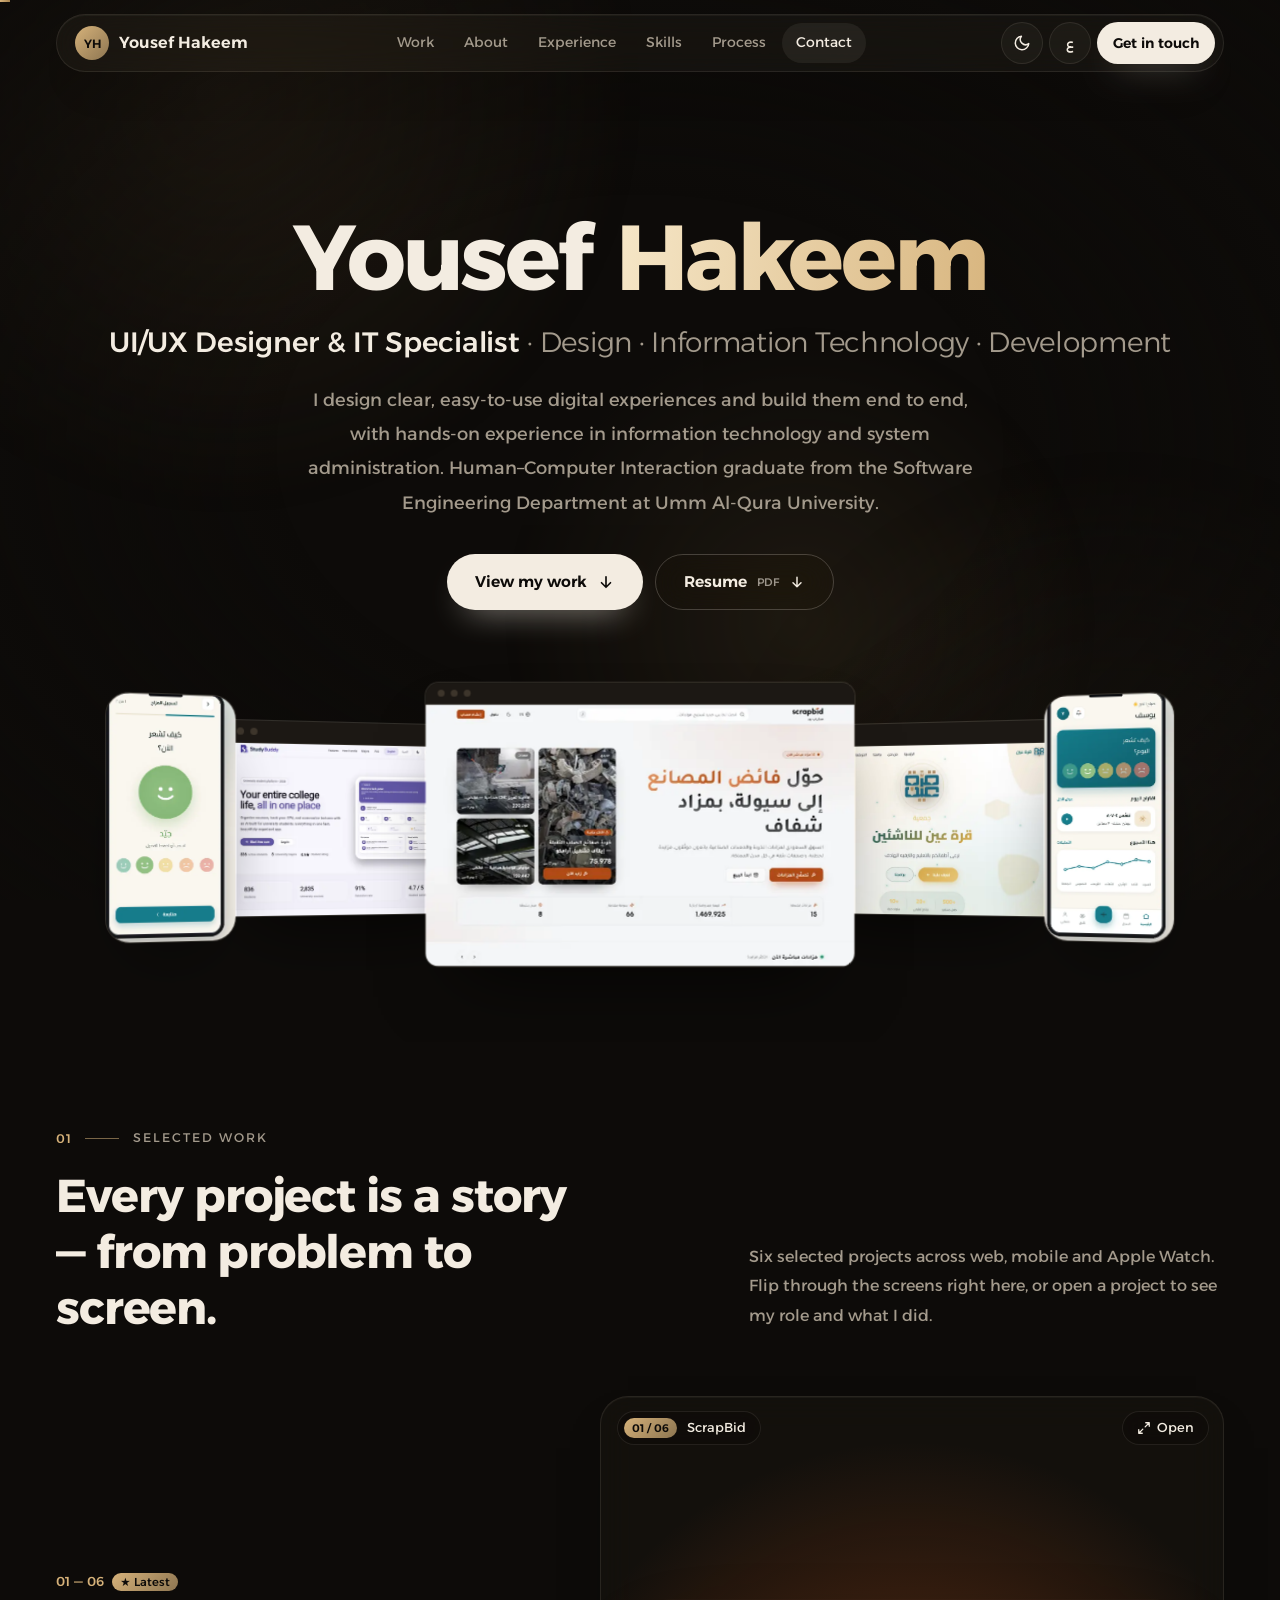
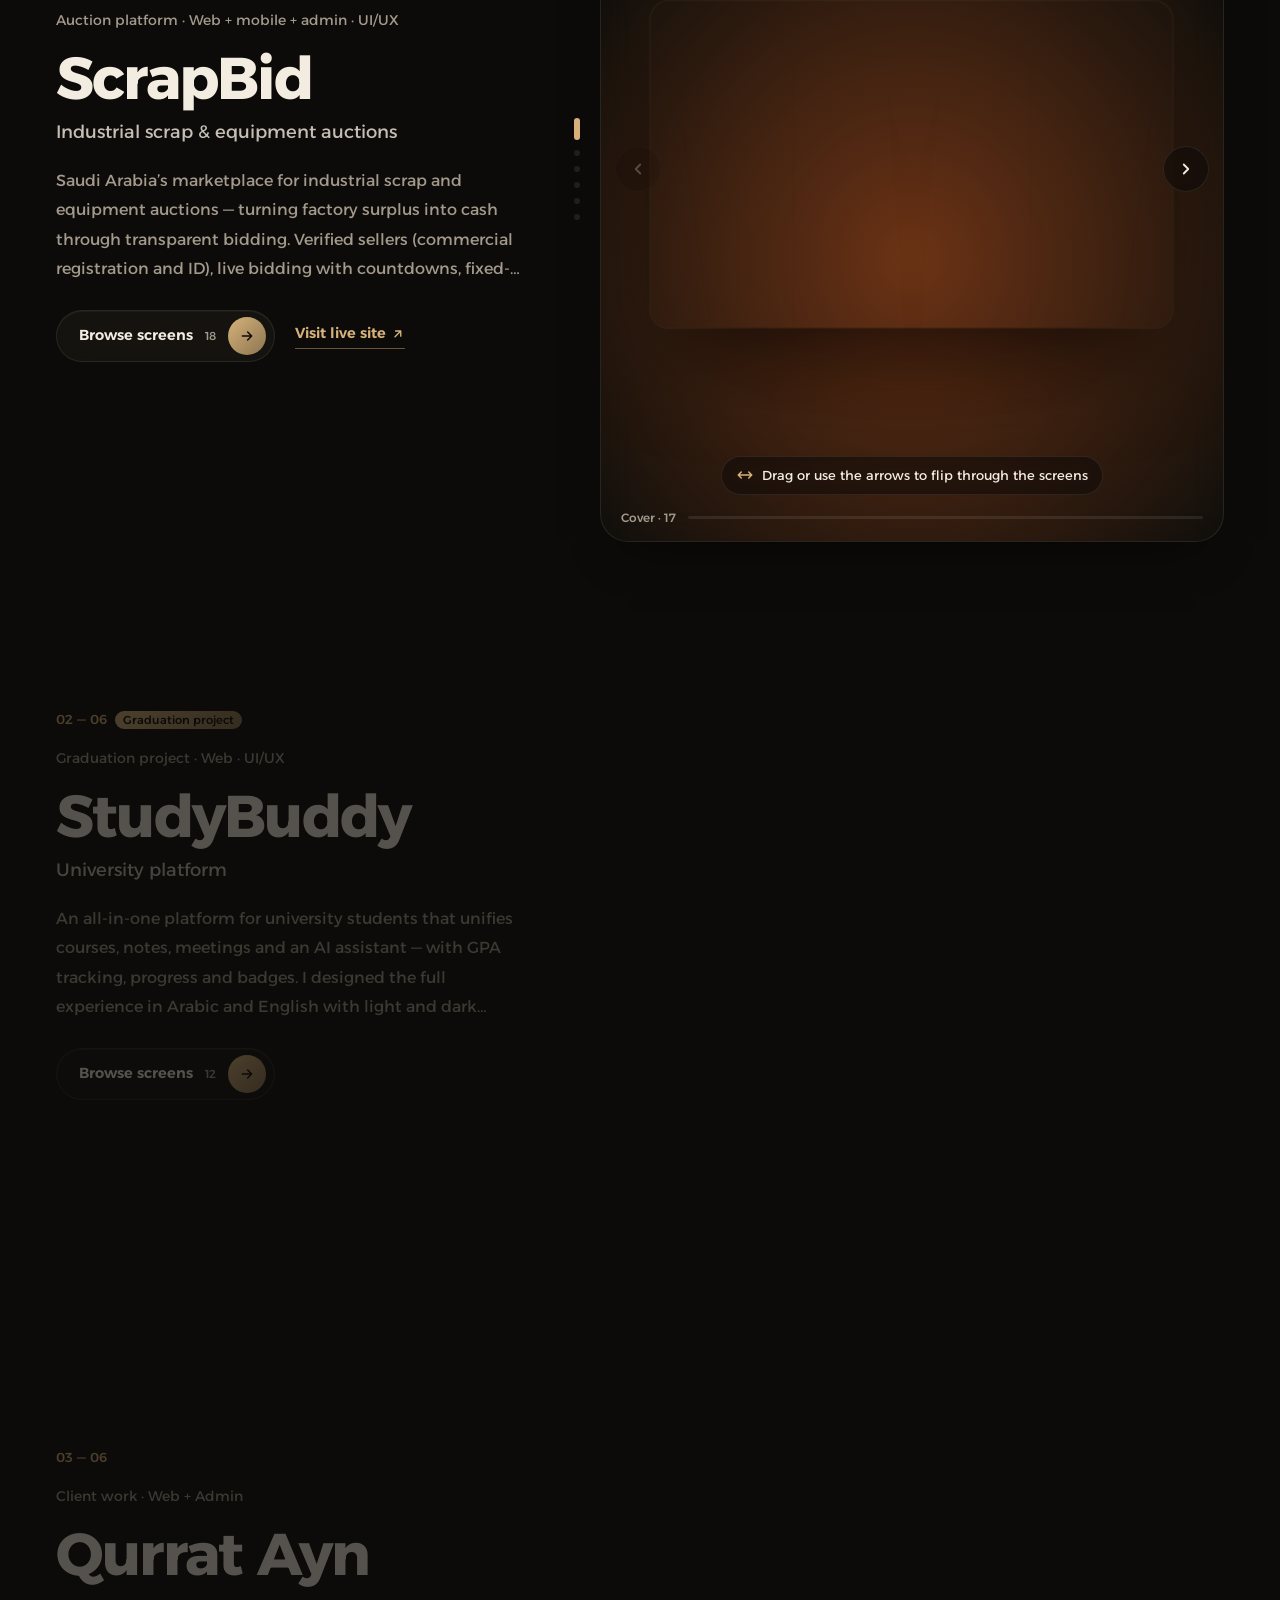
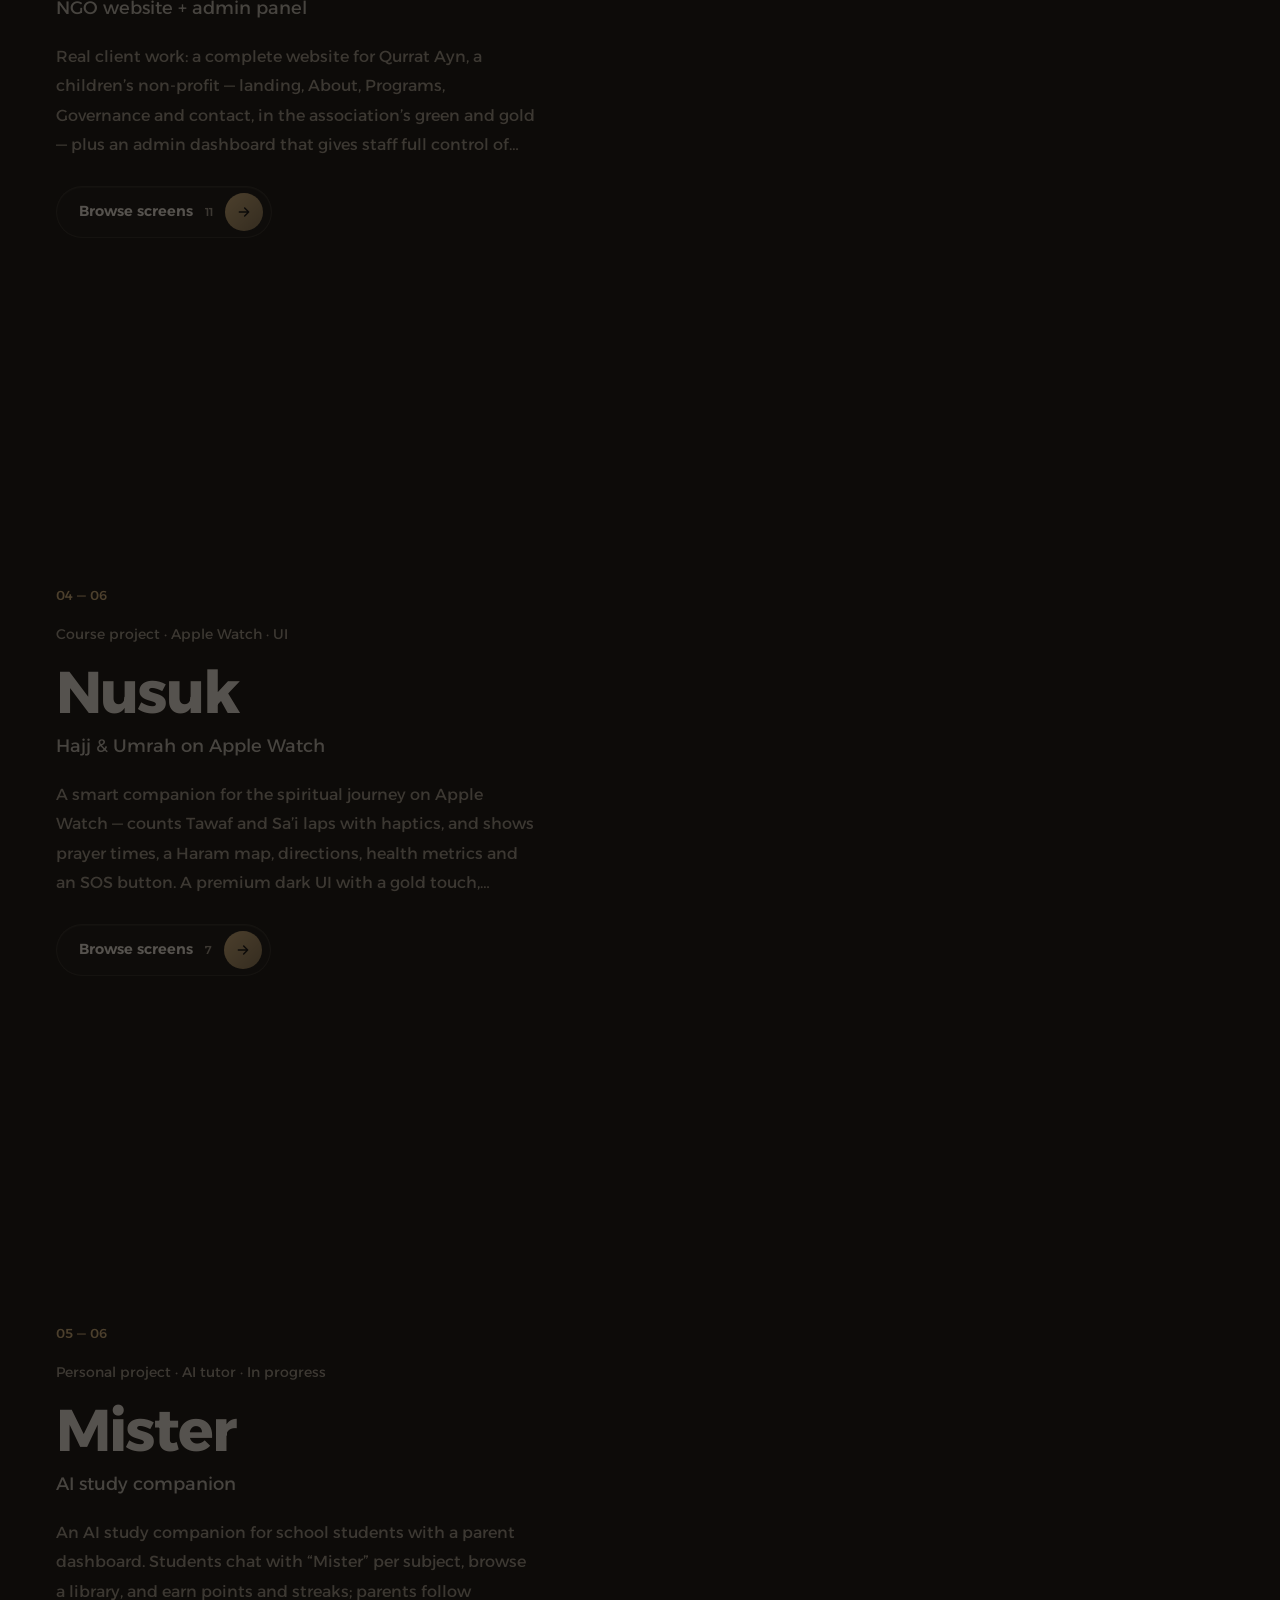
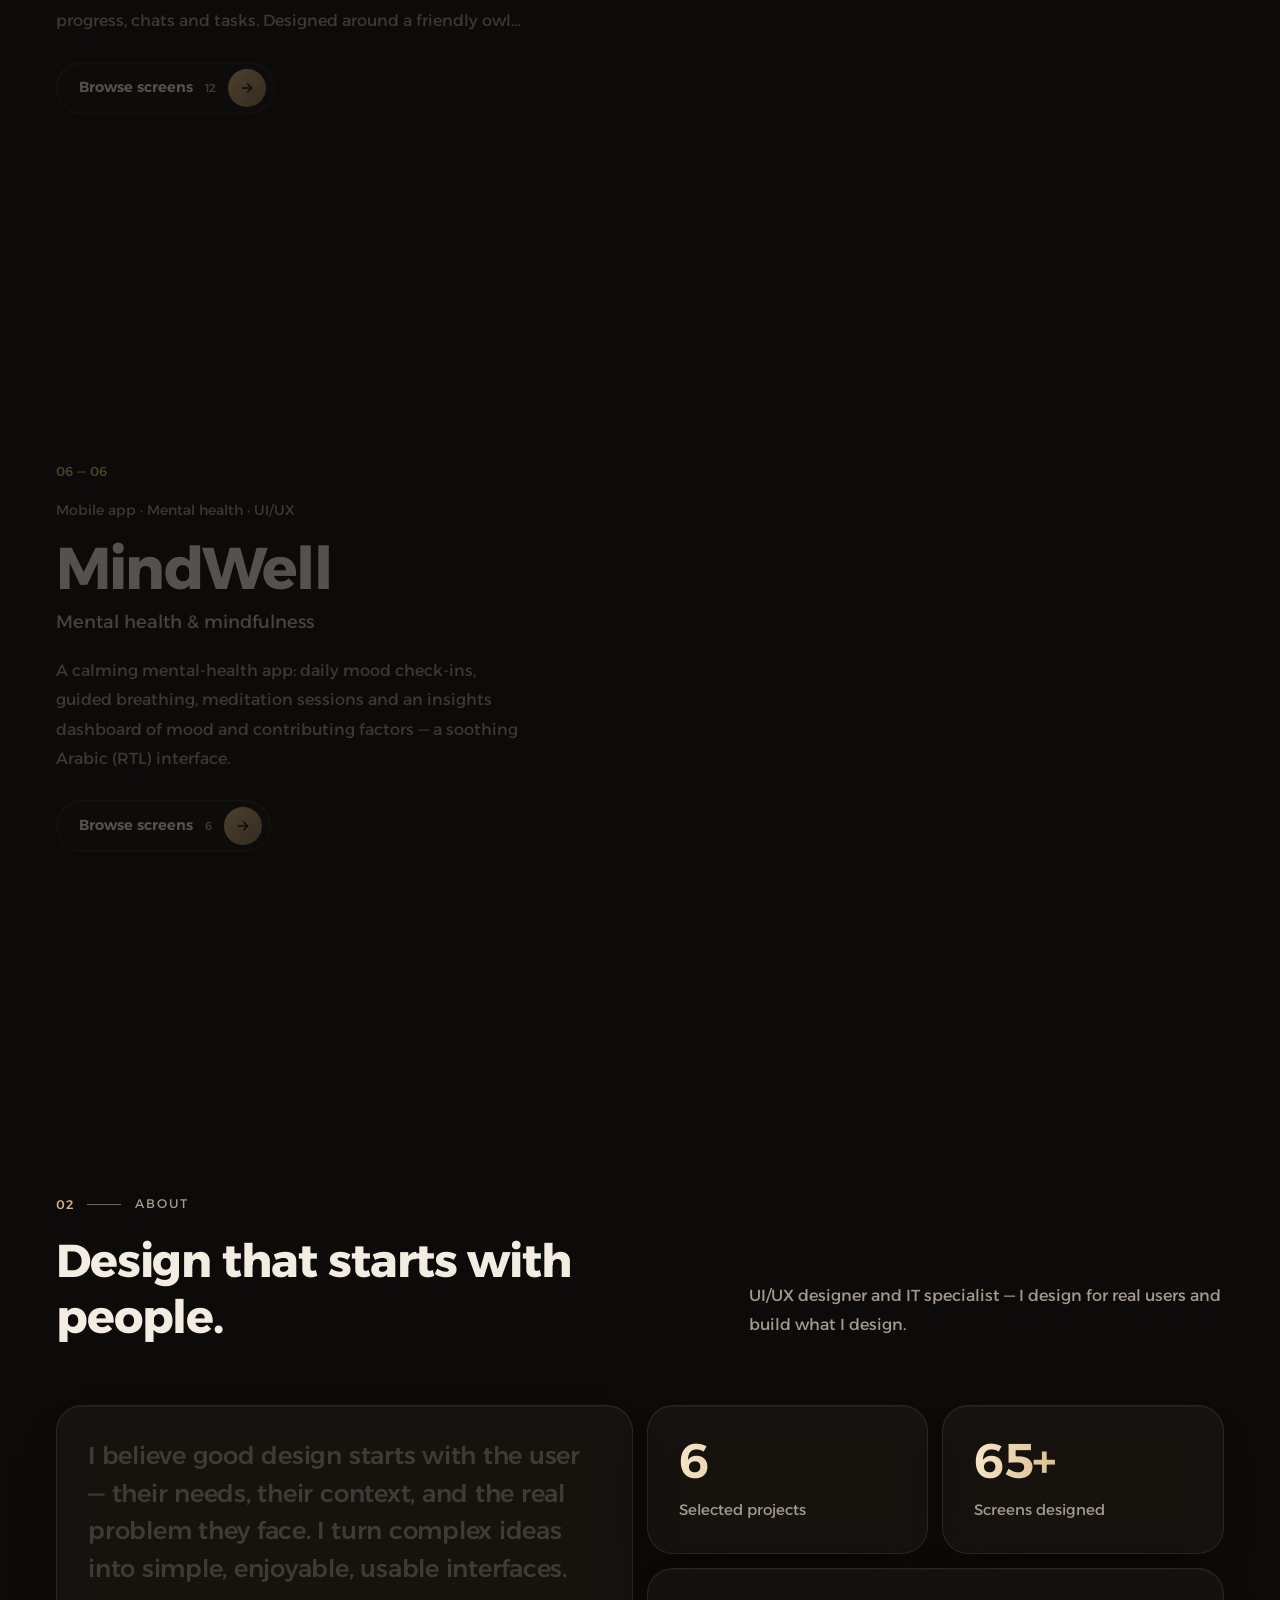
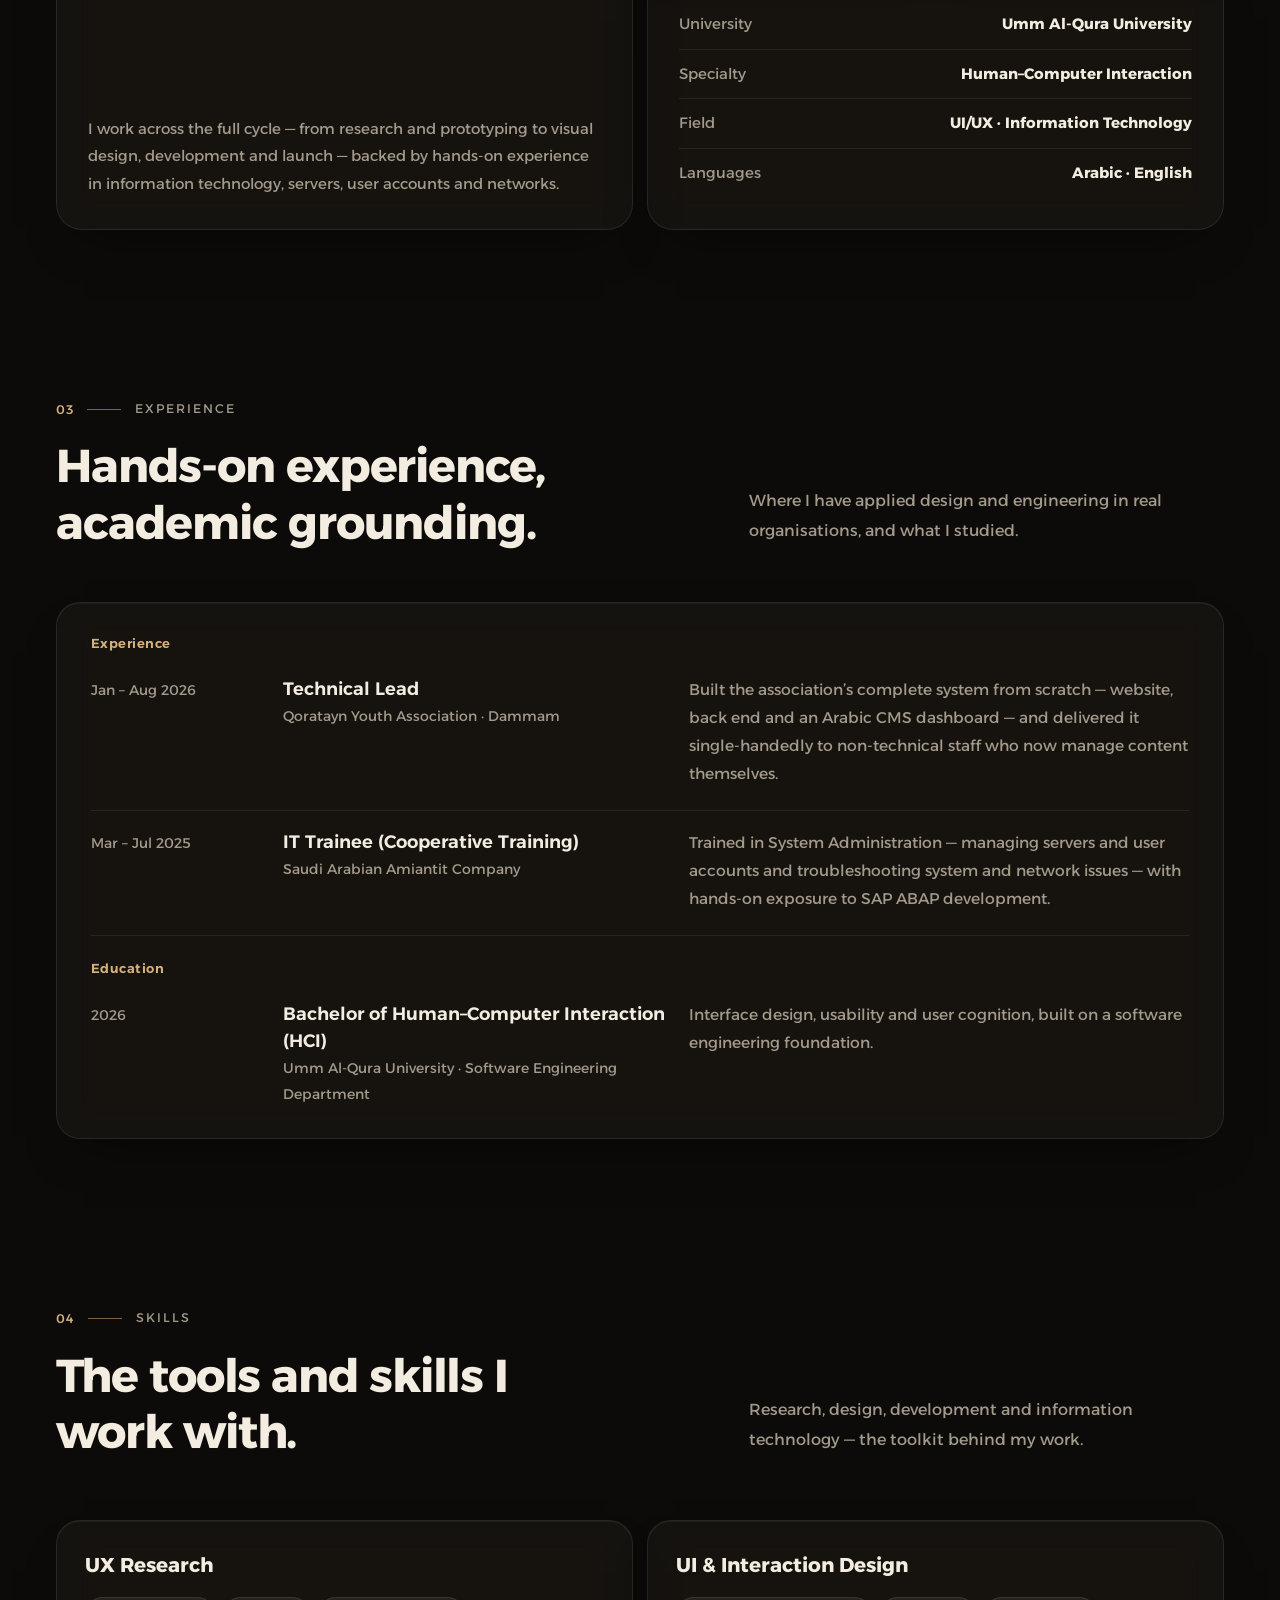
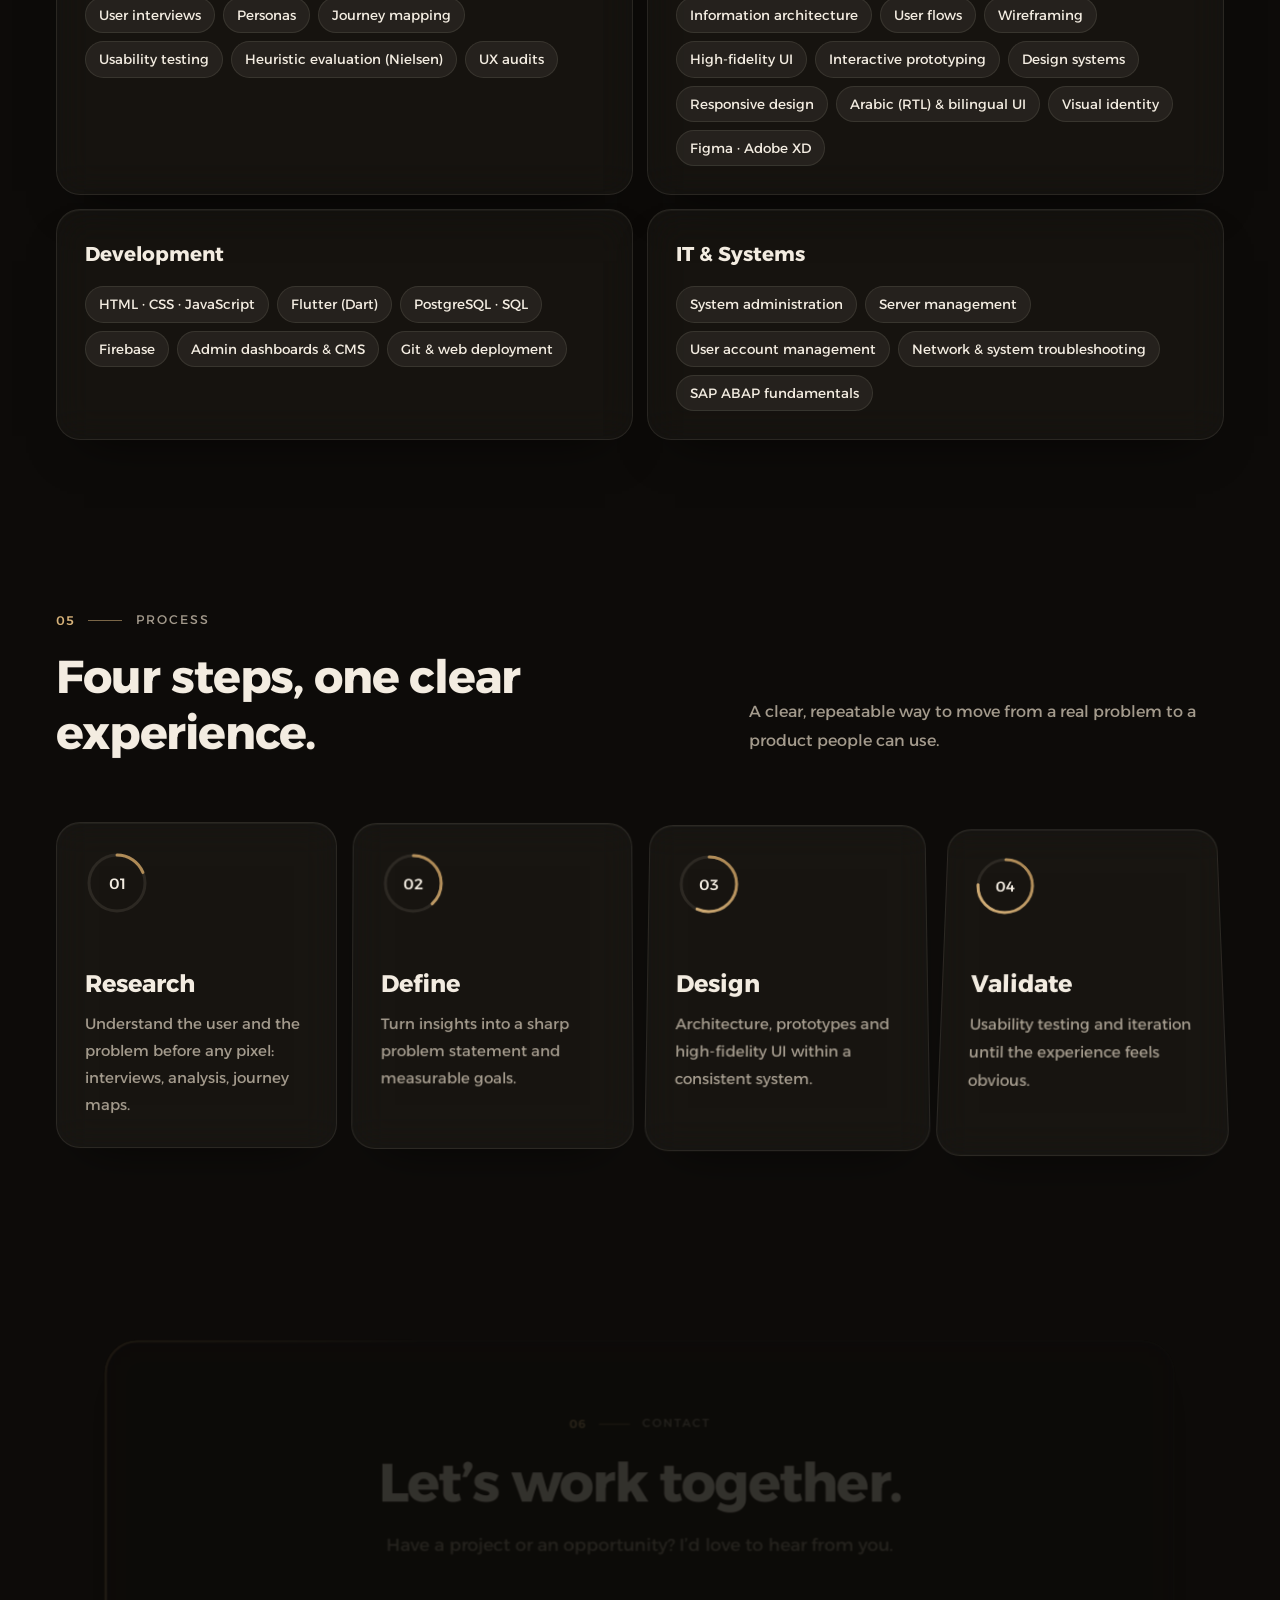
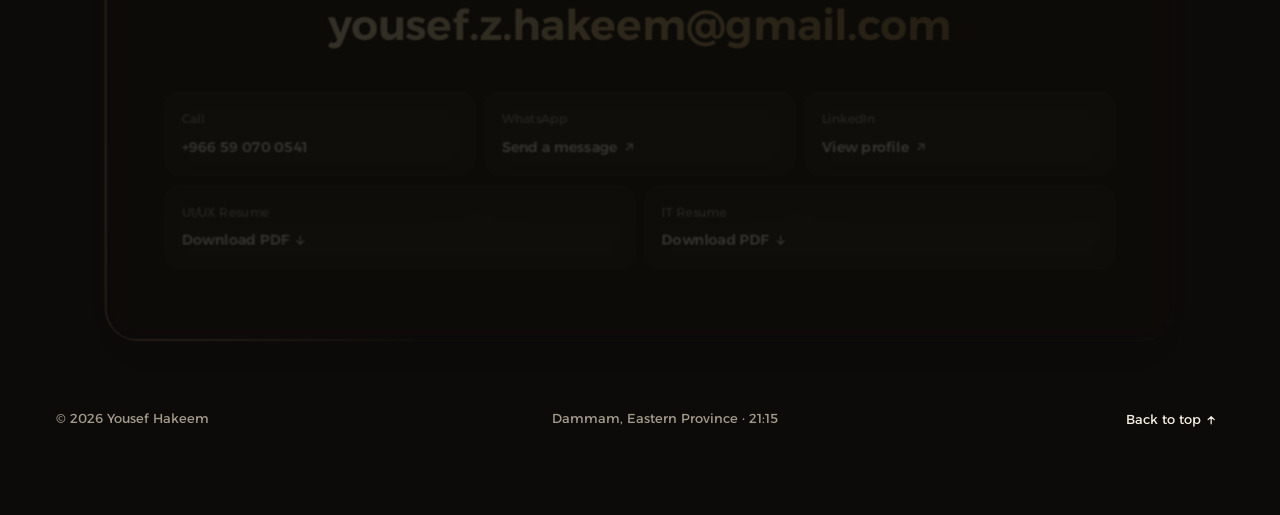
<file: index.html>
<!doctype html>
<html lang="en" dir="ltr">
<head>
  <meta charset="utf-8">
  <meta name="viewport" content="width=device-width, initial-scale=1, viewport-fit=cover">
  <title>Yousef Hakeem — UI/UX Designer &amp; IT Specialist · يوسف حكيم</title>
  <meta name="description" content="Portfolio of Yousef Hakeem — UI/UX Designer &amp; IT Specialist, Human-Computer Interaction graduate from Umm Al-Qura University. بورتفوليو يوسف حكيم: تصميم UI/UX وتقنية معلومات وتطوير.">
  <meta name="author" content="Yousef Hakeem">
  <link rel="canonical" href="https://yousef-hakeem.github.io/">
  <meta name="theme-color" content="#0d0b09">
  <meta property="og:type" content="website">
  <meta property="og:locale" content="en_US">
  <meta property="og:locale:alternate" content="ar_SA">
  <meta property="og:url" content="https://yousef-hakeem.github.io/">
  <meta property="og:title" content="Yousef Hakeem — UI/UX Designer &amp; IT Specialist · يوسف حكيم">
  <meta property="og:description" content="تصميم UI/UX · تقنية معلومات · تطوير — UI/UX Design · Information Technology · Development">
  <meta property="og:image" content="https://yousef-hakeem.github.io/assets/og.jpg">
  <meta property="og:image:width" content="1200">
  <meta property="og:image:height" content="630">
  <meta name="twitter:card" content="summary_large_image">
  <meta name="twitter:image" content="https://yousef-hakeem.github.io/assets/og.jpg">
  <link rel="icon" href="data:image/svg+xml,%3Csvg xmlns='http://www.w3.org/2000/svg' viewBox='0 0 100 100'%3E%3Crect width='100' height='100' rx='24' fill='%23070a12'/%3E%3Ctext x='50' y='66' font-family='Arial' font-weight='800' font-size='46' fill='%237cf2c8' text-anchor='middle'%3EYH%3C/text%3E%3C/svg%3E">
  <link rel="stylesheet" href="shared/fonts.css?v=20261121f">
  <link rel="stylesheet" href="lib/lenis.css?v=20261121f">
  <link rel="stylesheet" href="shared/viewer.css?v=20261121f">
  <link rel="stylesheet" href="shared/fab.css?v=20261121f">
  <link rel="stylesheet" href="assets/site.css?v=20261121f">
  <script>
    window.SITE_ROOT = '';
    (function () {
      var t = 'dark';
      try { t = localStorage.getItem('yh-mode') === 'light' ? 'light' : 'dark'; } catch (e) {} // dark by default
      document.documentElement.dataset.theme = t;
      // a visitor who chose Arabic gets it before first paint
      try { if (localStorage.getItem('yh-lang') === 'ar') { document.documentElement.lang = 'ar'; document.documentElement.dir = 'rtl'; } } catch (e) {}
      if (t === 'light') document.querySelector('meta[name="theme-color"]').setAttribute('content', '#f6f2ea');
      // the intro curtain plays once per visit
      try { if (sessionStorage.getItem('yh-intro') || matchMedia('(prefers-reduced-motion: reduce)').matches) document.documentElement.classList.add('no-loader'); } catch (e) {}
    })();
  </script>
</head>
<body>
  <div class="loader" aria-hidden="true">
    <div class="ld-mark"><i class="on-grad">YH</i></div>
    <div class="ld-line"><span class="ld-fill"></span></div>
    <div class="ld-meta"><span>UI / UX · HCI</span><b class="ld-n">00</b></div>
  </div>
  <div id="app"></div>
  <noscript><p style="padding:40px;text-align:center;font-family:sans-serif">يوسف حكيم — مصمم واجهات وتجربة المستخدم · yousef.z.hakeem@gmail.com · +966 59 070 0541</p></noscript>
  <script src="shared/media.js?v=20261121f"></script>
  <script src="shared/data.js?v=20261121f"></script>
  <script src="lib/gsap.min.js?v=20261121f"></script>
  <script src="lib/ScrollTrigger.min.js?v=20261121f"></script>
  <script src="lib/lenis.min.js?v=20261121f"></script>
  <script src="shared/viewer.js?v=20261121f"></script>
  <script src="shared/fab.js?v=20261121f"></script>
  <script src="assets/site.js?v=20261121f"></script>
</body>
</html>
</file>
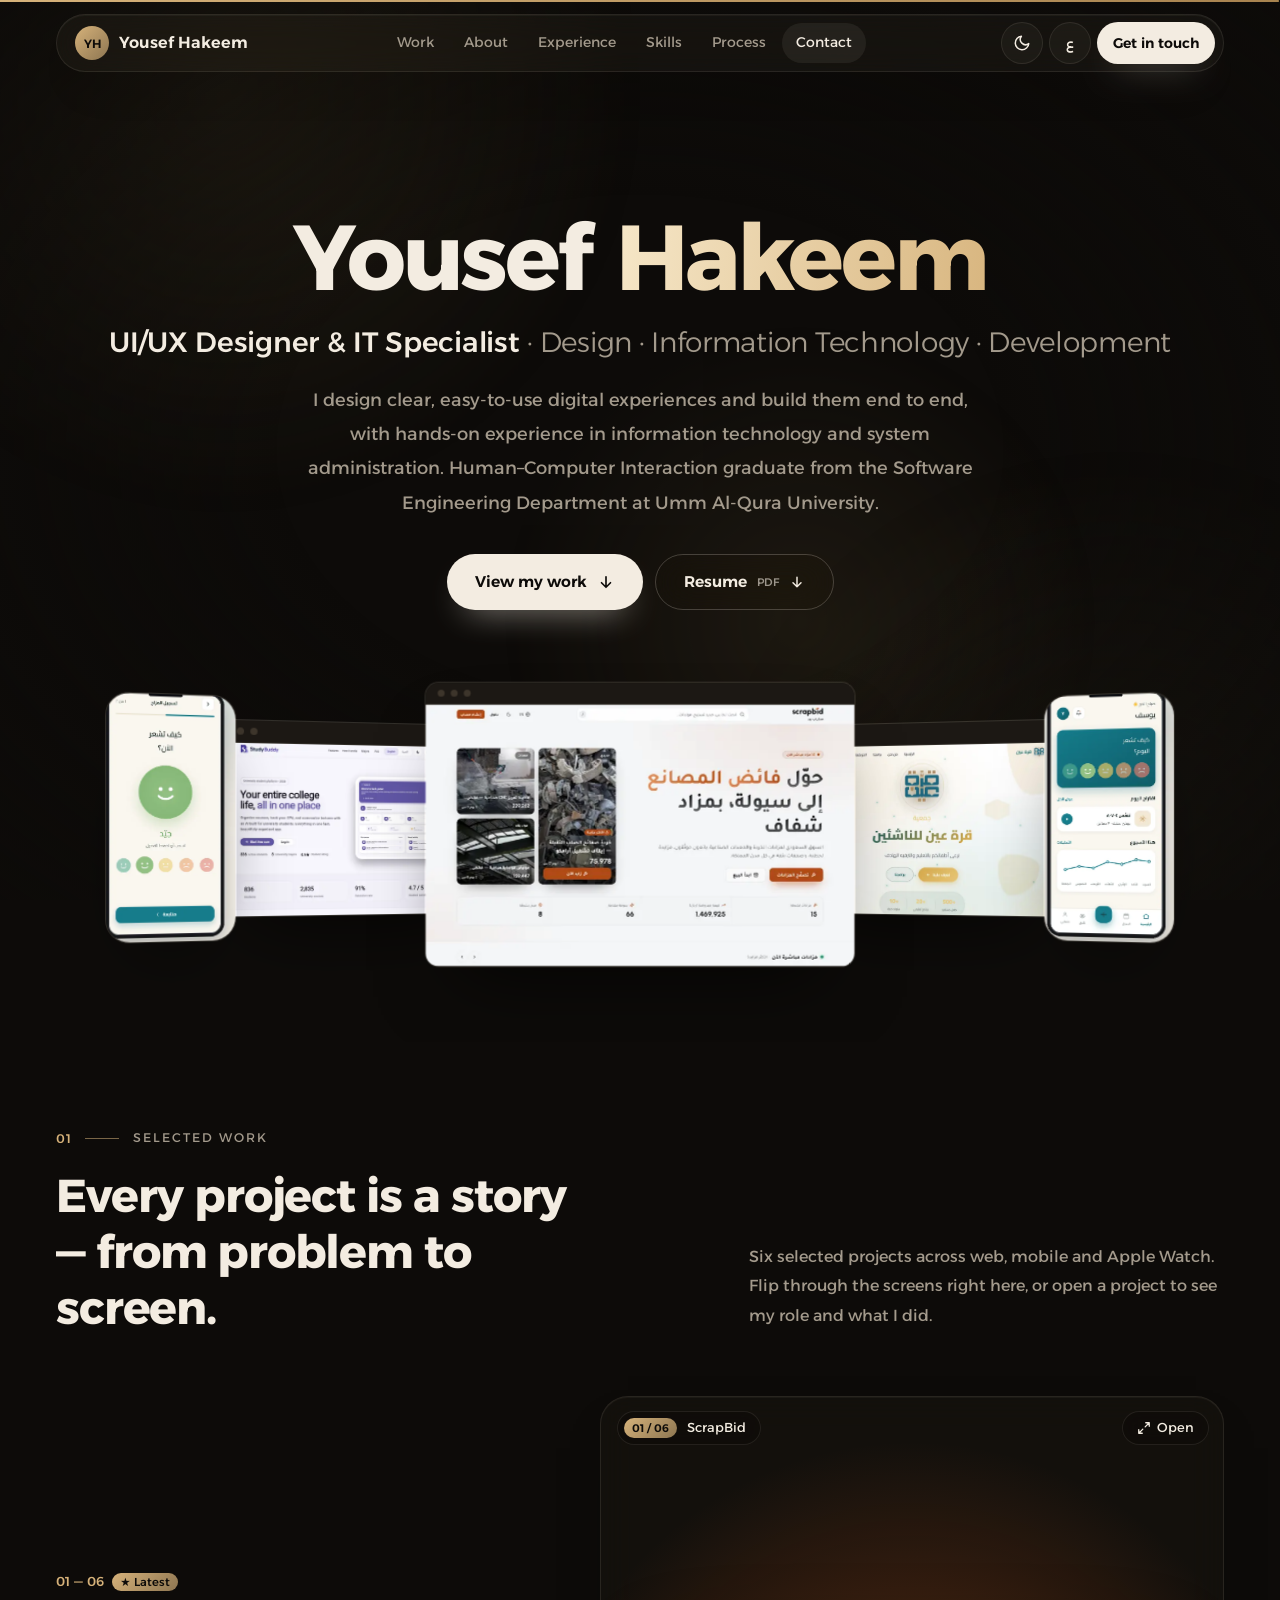
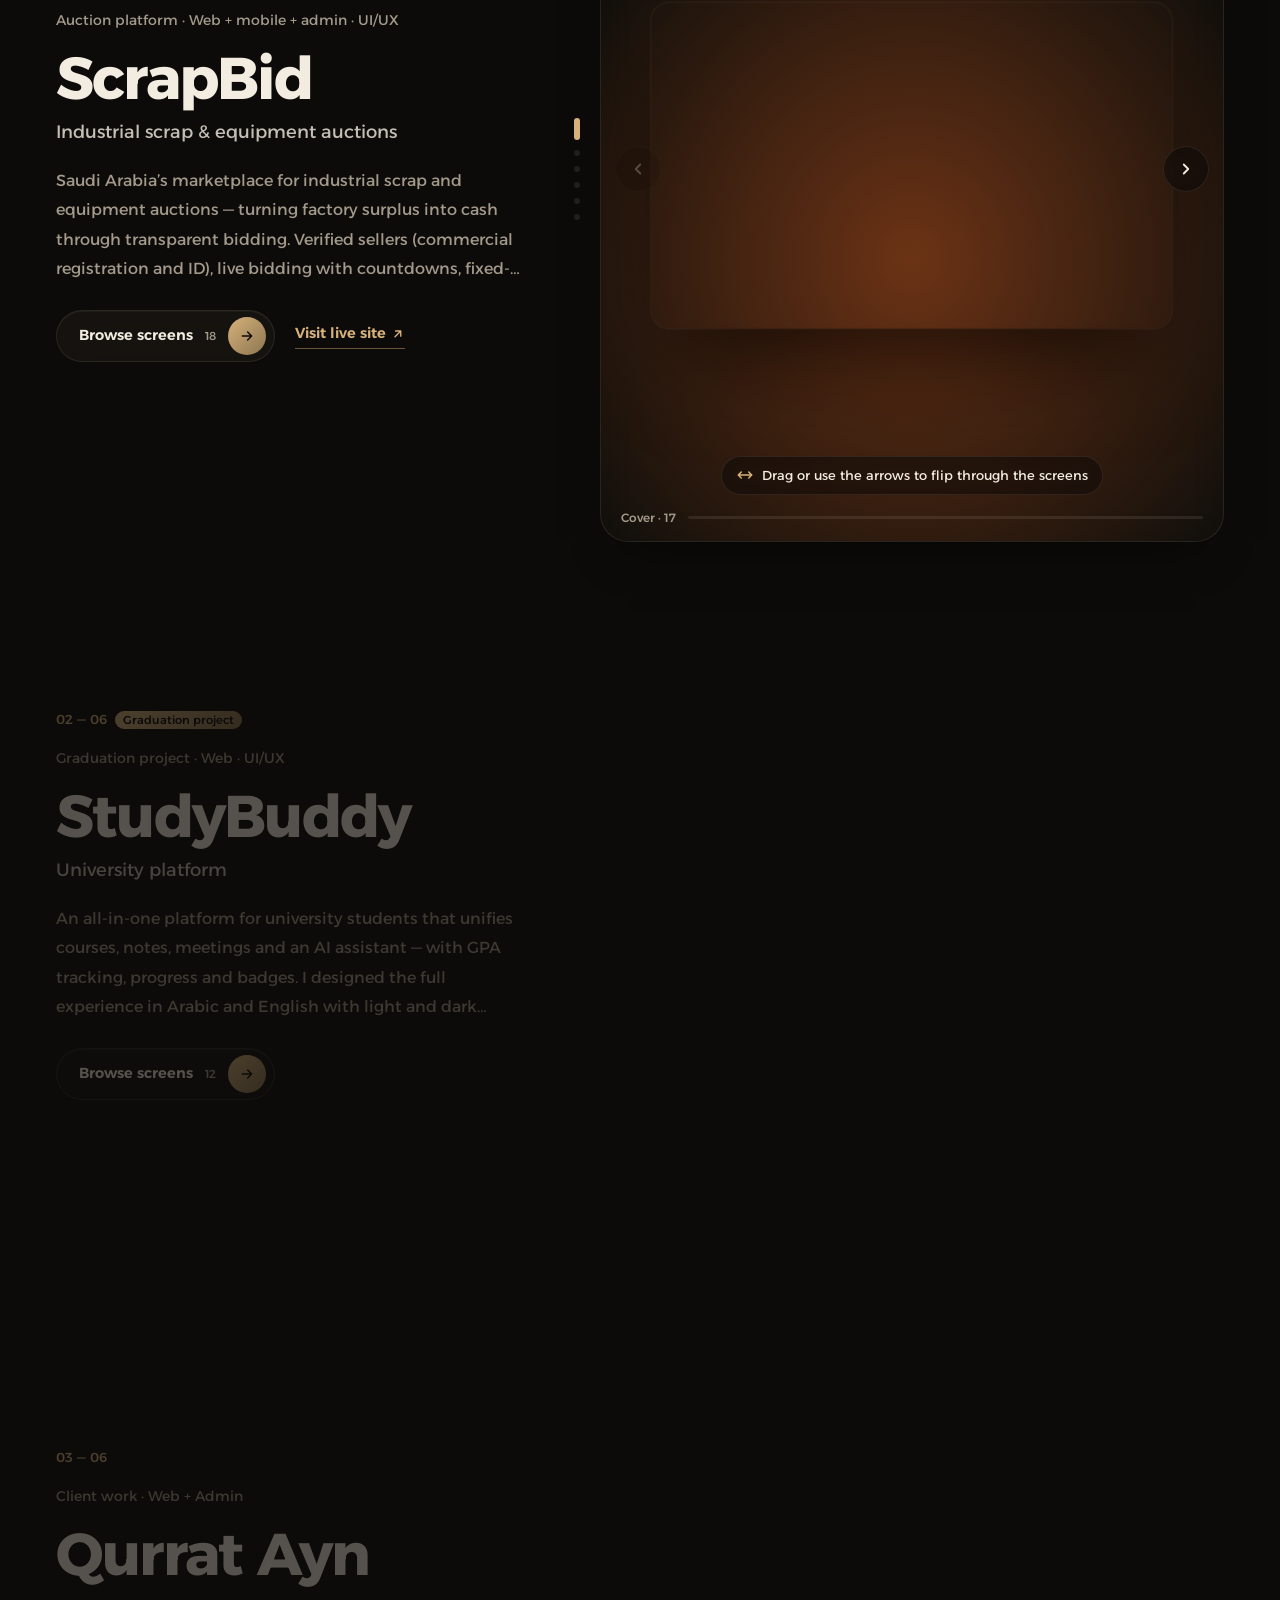
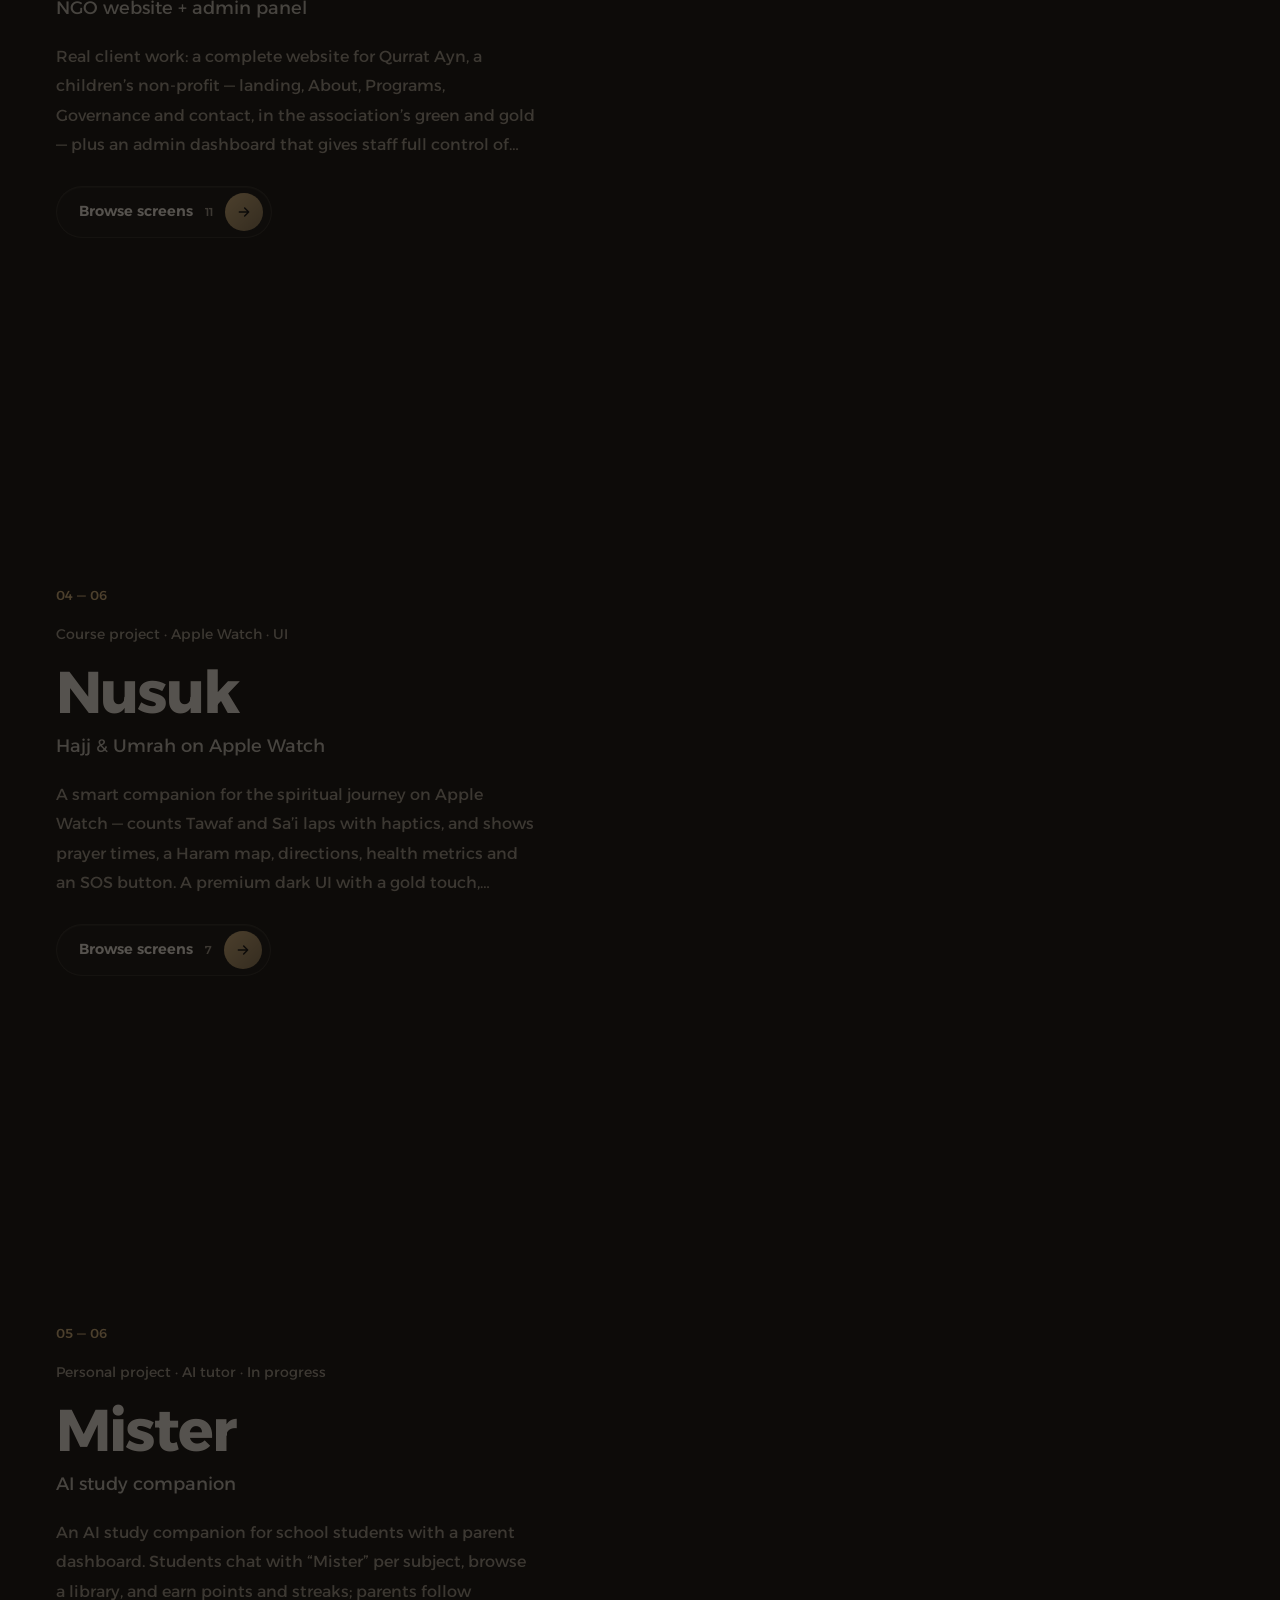
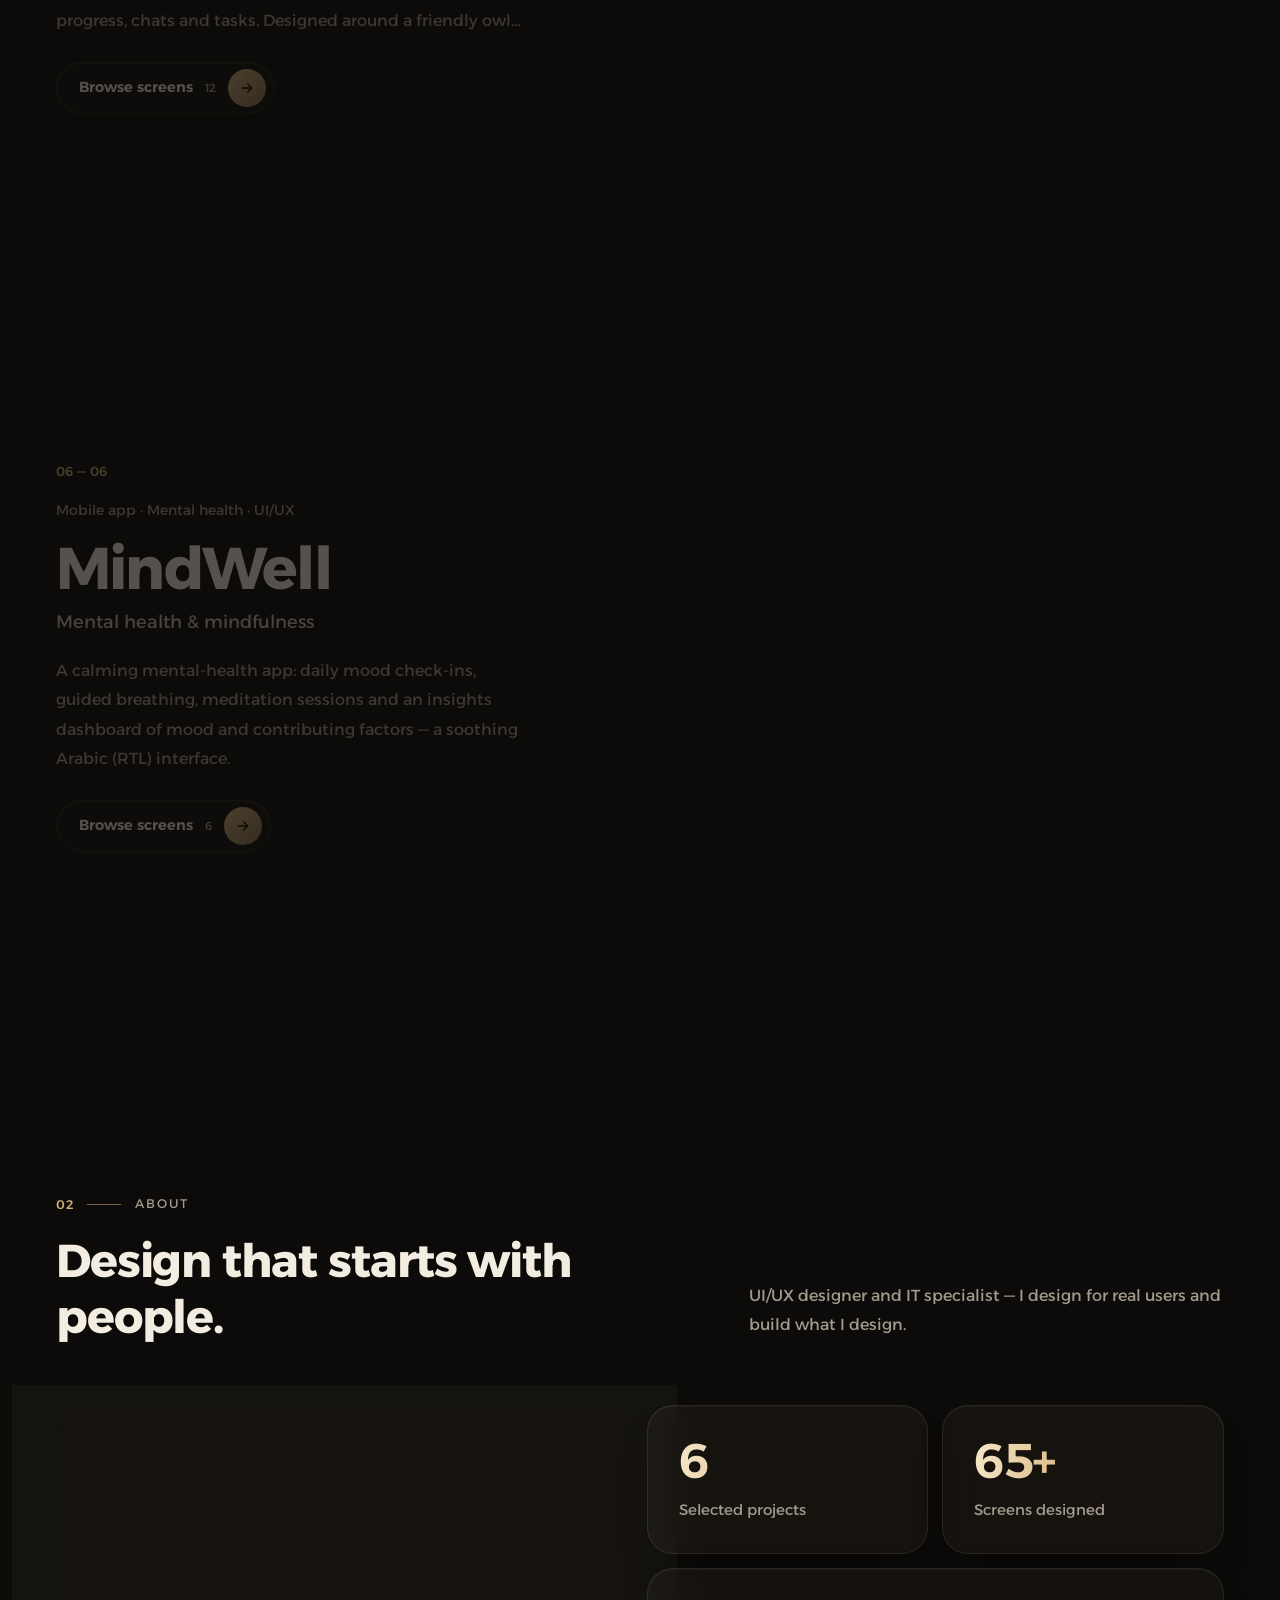
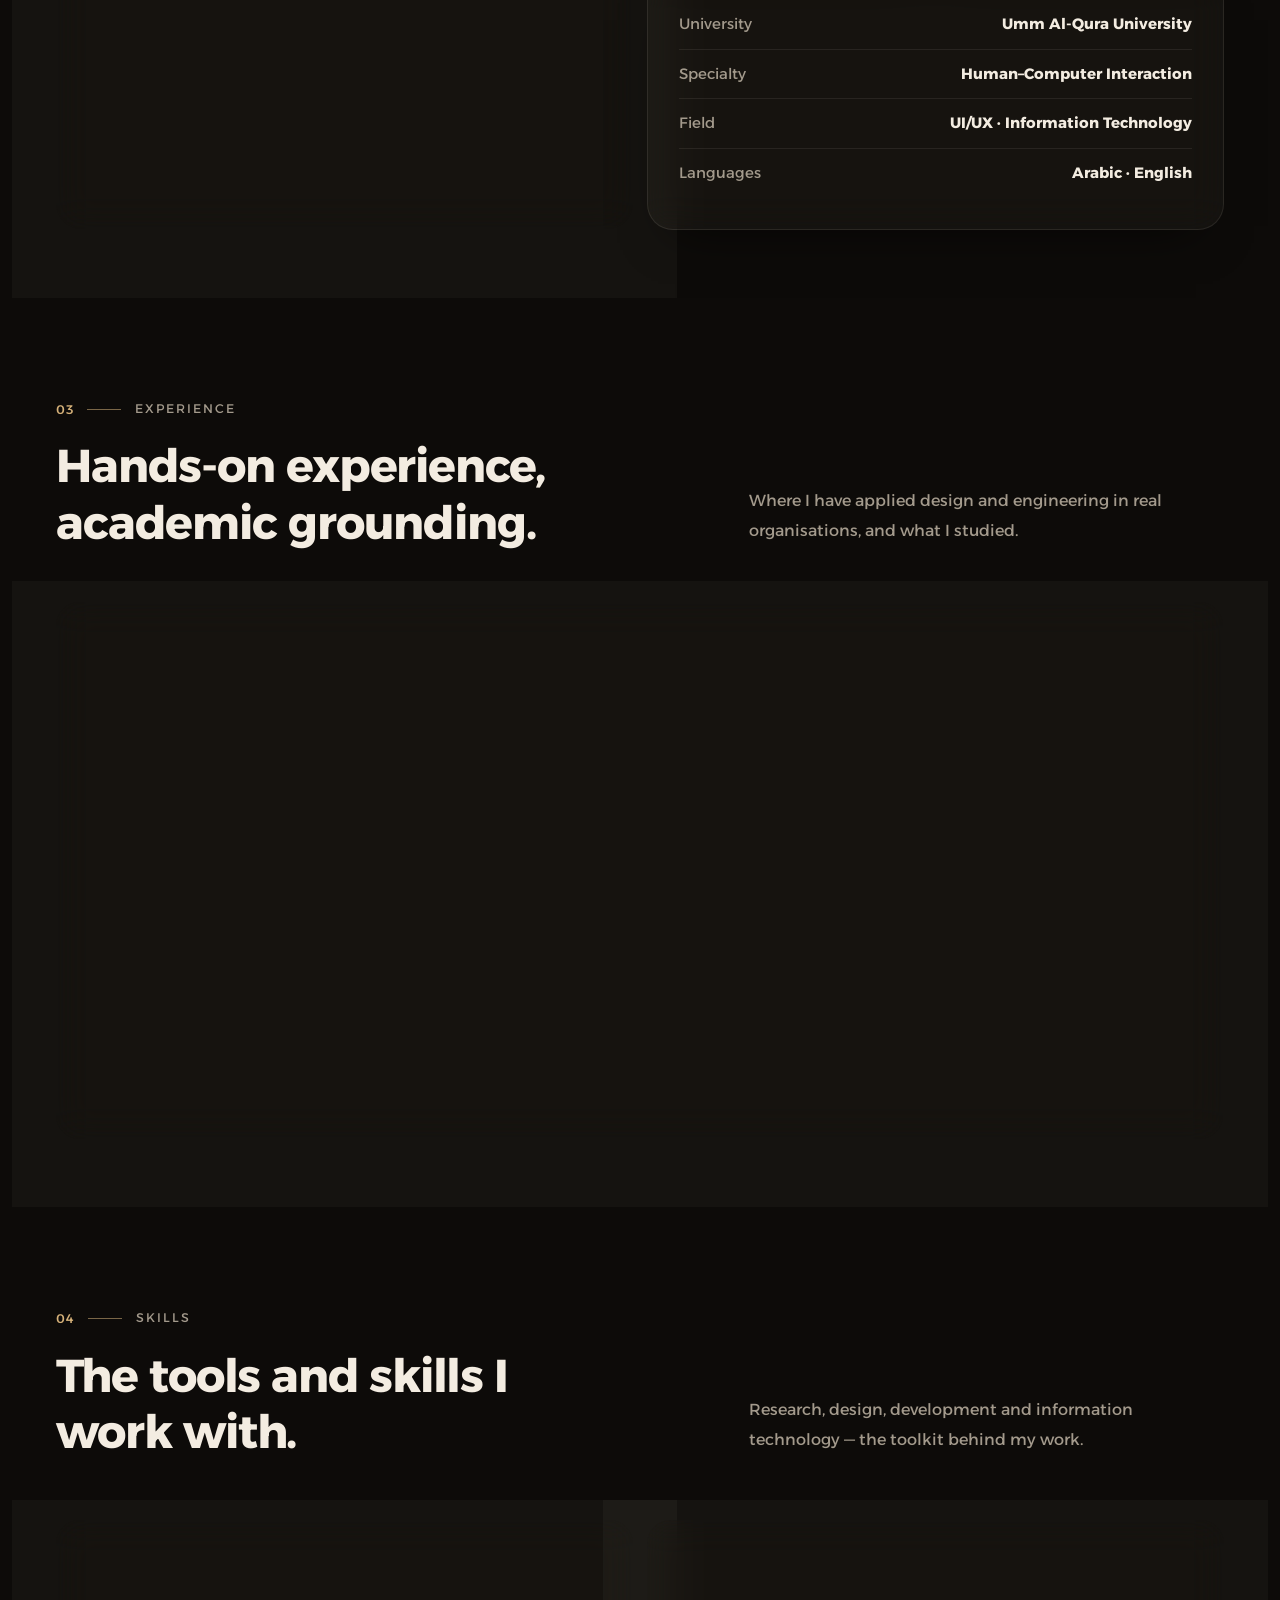
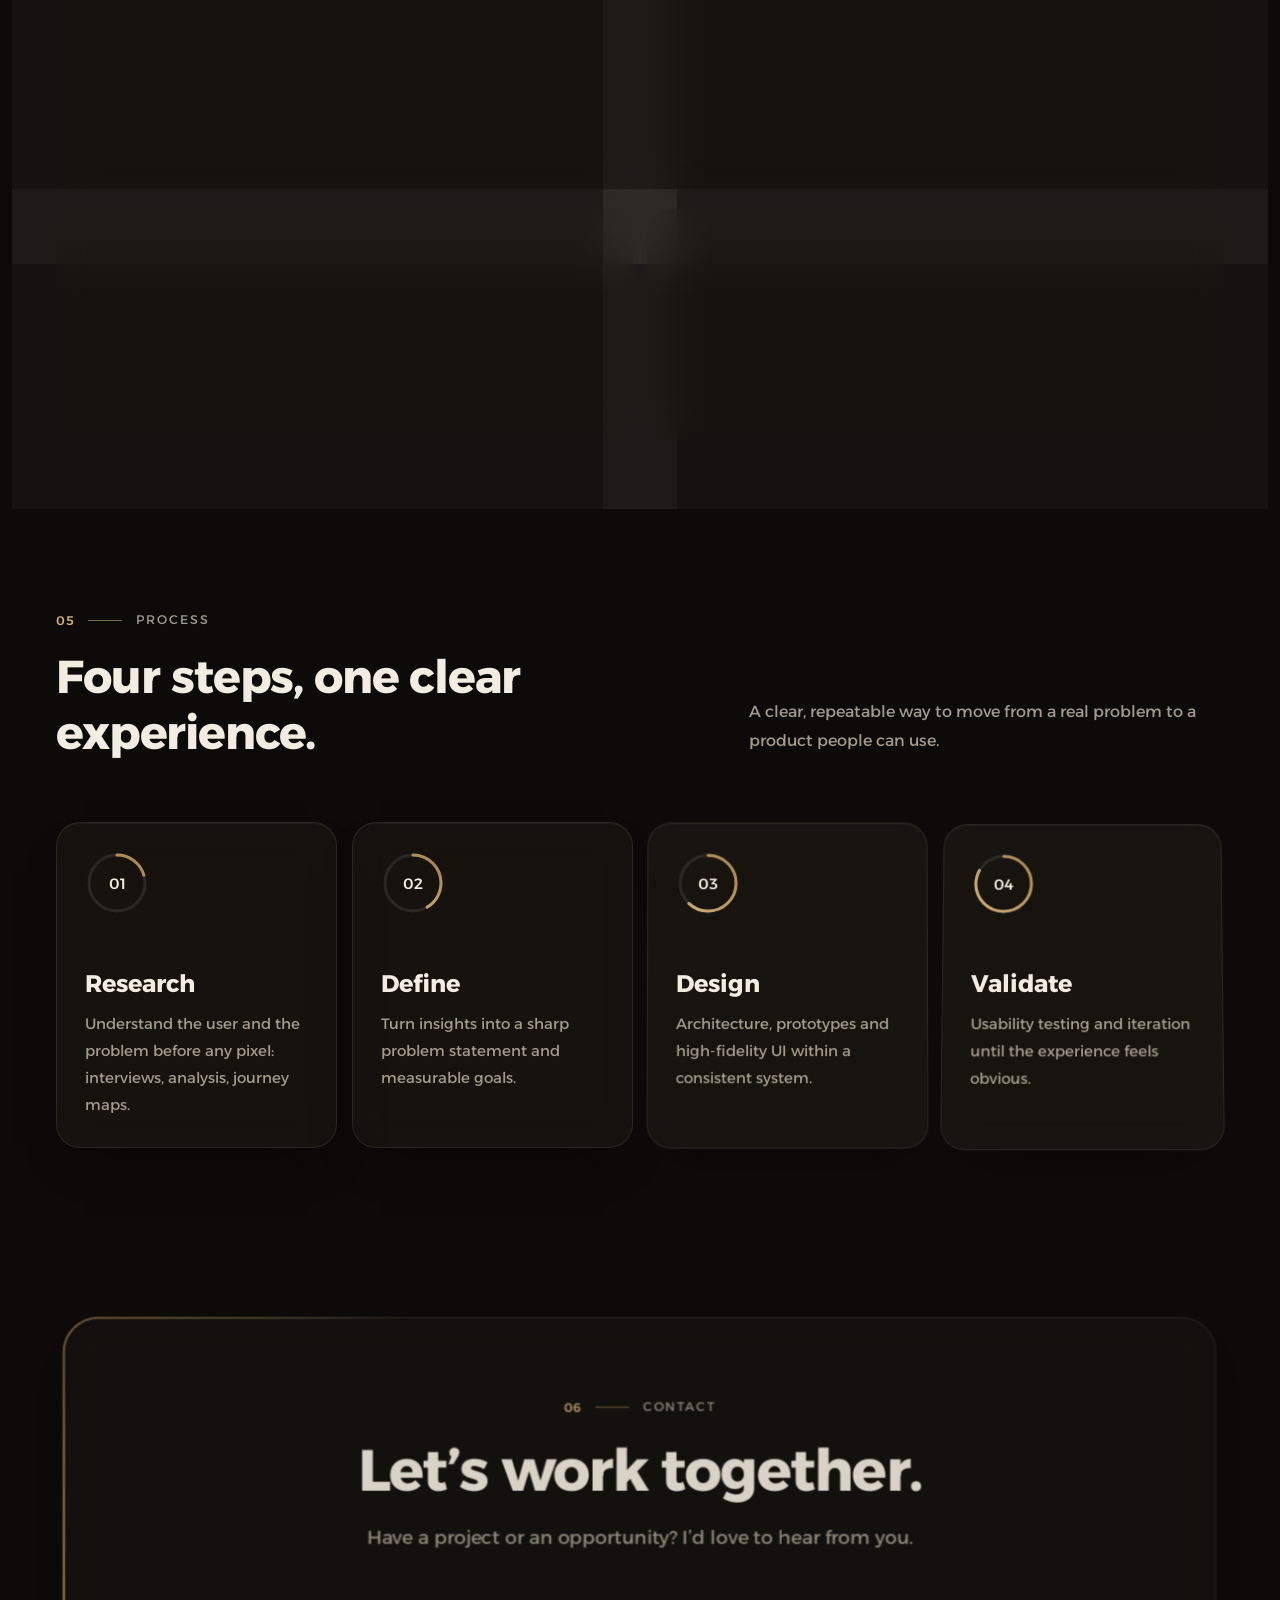
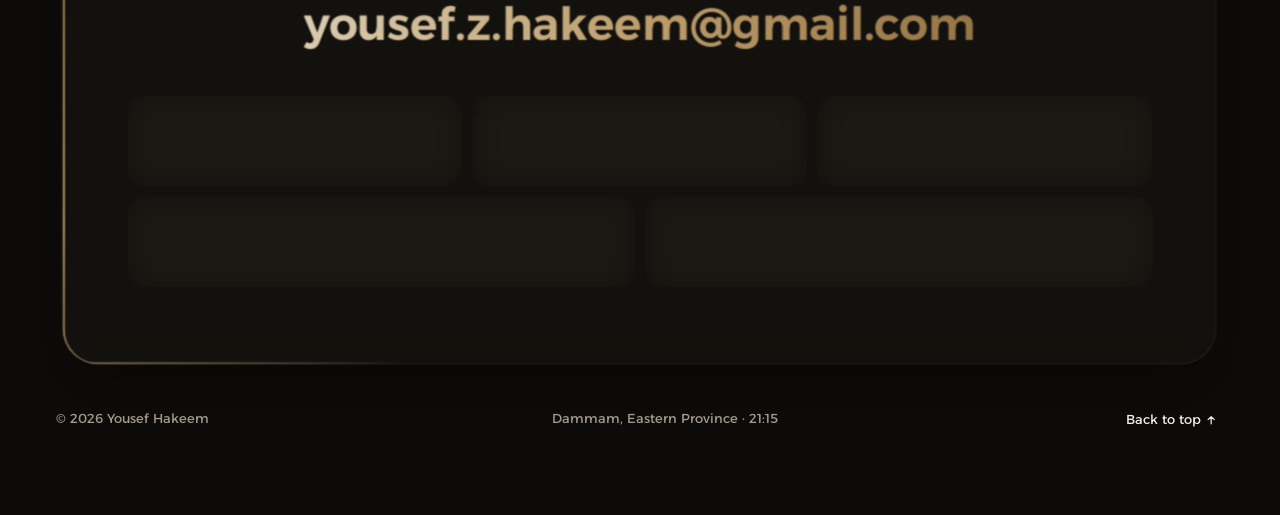
<file: concepts/index.html>
<!doctype html>
<html lang="ar">
<head>
  <meta charset="utf-8">
  <title>Yousef Hakeem</title>
  <meta name="robots" content="noindex">
  <link rel="canonical" href="https://yousef-hakeem.github.io/">
  <meta http-equiv="refresh" content="0; url=/">
  <script>location.replace('/' + location.hash);</script>
</head>
<body><a href="/">yousef-hakeem.github.io</a></body>
</html>
</file>
<file: shared/fonts.css>
/* Self-hosted fonts (no external requests). Arabic + Latin subsets per family. */
@font-face { font-family: 'Alexandria'; src: url(../fonts/alexandria-arabic-wght-normal.woff2) format('woff2'); font-weight: 100 900; font-display: swap;
  unicode-range: U+0600-06FF, U+0750-077F, U+0870-088E, U+0890-0891, U+0897-08E1, U+08E3-08FF, U+200C-200E, U+2010-2011, U+204F, U+2E41, U+FB50-FDFF, U+FE70-FE74, U+FE76-FEFC; }
@font-face { font-family: 'Alexandria'; src: url(../fonts/alexandria-latin-wght-normal.woff2) format('woff2'); font-weight: 100 900; font-display: swap;
  unicode-range: U+0000-00FF, U+0131, U+0152-0153, U+02BB-02BC, U+02C6, U+02DA, U+02DC, U+0304, U+0308, U+0329, U+2000-206F, U+20AC, U+2122, U+2191, U+2193, U+2212, U+2215, U+FEFF, U+FFFD; }

@font-face { font-family: 'Readex Pro'; src: url(../fonts/readex-pro-arabic-wght-normal.woff2) format('woff2'); font-weight: 160 700; font-display: swap;
  unicode-range: U+0600-06FF, U+0750-077F, U+0870-088E, U+0890-0891, U+0897-08E1, U+08E3-08FF, U+200C-200E, U+2010-2011, U+204F, U+2E41, U+FB50-FDFF, U+FE70-FE74, U+FE76-FEFC; }
@font-face { font-family: 'Readex Pro'; src: url(../fonts/readex-pro-latin-wght-normal.woff2) format('woff2'); font-weight: 160 700; font-display: swap;
  unicode-range: U+0000-00FF, U+0131, U+0152-0153, U+02BB-02BC, U+02C6, U+02DA, U+02DC, U+0304, U+0308, U+0329, U+2000-206F, U+20AC, U+2122, U+2191, U+2193, U+2212, U+2215, U+FEFF, U+FFFD; }

@font-face { font-family: 'Noto Kufi Arabic'; src: url(../fonts/noto-kufi-arabic-arabic-wght-normal.woff2) format('woff2'); font-weight: 100 900; font-display: swap;
  unicode-range: U+0600-06FF, U+0750-077F, U+0870-088E, U+0890-0891, U+0897-08E1, U+08E3-08FF, U+200C-200E, U+2010-2011, U+204F, U+2E41, U+FB50-FDFF, U+FE70-FE74, U+FE76-FEFC; }
@font-face { font-family: 'Noto Kufi Arabic'; src: url(../fonts/noto-kufi-arabic-latin-wght-normal.woff2) format('woff2'); font-weight: 100 900; font-display: swap;
  unicode-range: U+0000-00FF, U+0131, U+0152-0153, U+02BB-02BC, U+02C6, U+02DA, U+02DC, U+0304, U+0308, U+0329, U+2000-206F, U+20AC, U+2122, U+2191, U+2193, U+2212, U+2215, U+FEFF, U+FFFD; }

@font-face { font-family: 'IBM Plex Mono'; src: url(../fonts/ibm-plex-mono-latin-400-normal.woff2) format('woff2'); font-weight: 400; font-display: swap; }
@font-face { font-family: 'IBM Plex Mono'; src: url(../fonts/ibm-plex-mono-latin-500-normal.woff2) format('woff2'); font-weight: 500; font-display: swap; }
</file>
<file: lib/lenis.css>
html.lenis,html.lenis body{height:auto}.lenis:not(.lenis-autoToggle).lenis-stopped{overflow:clip}.lenis.lenis-smooth [data-lenis-prevent]{overscroll-behavior:contain}.lenis.lenis-smooth iframe{pointer-events:none}.lenis.lenis-autoToggle{transition-property:overflow;transition-duration:1ms;transition-behavior:allow-discrete}
</file>
<file: shared/viewer.css>
/* Project viewer: full-screen sheet with every screen stacked, plus a zoom layer.
   Themed by the page through --pv-* custom properties. */
.pv { position: fixed; inset: 0; z-index: 9000; visibility: hidden; pointer-events: none; }
.pv.is-open { visibility: visible; pointer-events: auto; }
.pv-backdrop { position: absolute; inset: 0; background: var(--pv-backdrop, rgba(0,0,0,.6)); opacity: 0; transition: opacity .5s ease; backdrop-filter: blur(8px); -webkit-backdrop-filter: blur(8px); }
.pv.is-open .pv-backdrop { opacity: 1; }
.pv-sheet { position: absolute; inset: 0; background: var(--pv-bg, #0d0f0e); color: var(--pv-ink, #eee);
  transform: translateY(100%); transition: transform .75s cubic-bezier(.76,0,.24,1); display: flex; flex-direction: column;
  font-family: var(--pv-font, inherit); }
.pv.is-open .pv-sheet { transform: translateY(0); }
.pv-scroll { flex: 1; overflow-y: auto; overscroll-behavior: contain; -webkit-overflow-scrolling: touch; outline: none; }

.pv-top { position: sticky; top: 0; z-index: 3; display: flex; align-items: center; justify-content: space-between; gap: 12px;
  padding: 14px clamp(16px, 4vw, 40px); background: color-mix(in srgb, var(--pv-bg, #0d0f0e) 82%, transparent);
  backdrop-filter: blur(14px); -webkit-backdrop-filter: blur(14px); border-bottom: 1px solid var(--pv-line, rgba(255,255,255,.08)); }
.pv-crumb { font: 500 12px/1.2 'Alexandria', system-ui, sans-serif; letter-spacing: .08em; color: var(--pv-muted, #9aa); text-transform: uppercase;
  white-space: nowrap; overflow: hidden; text-overflow: ellipsis; }
.pv-crumb b { color: var(--pv-accent, #5be3a8); font-weight: 500; }
.pv-close { flex-shrink: 0; height: 44px; padding: 0 18px 0 14px; border-radius: 999px; border: 1px solid var(--pv-line, rgba(255,255,255,.14));
  background: var(--pv-surface, rgba(255,255,255,.06)); color: inherit; font: inherit; font-size: 14px; cursor: pointer; display: inline-flex; align-items: center; gap: 8px; transition: background .2s, border-color .2s; }
.pv-close:hover { border-color: var(--pv-accent, #5be3a8); }
.pv-close svg { width: 18px; height: 18px; }

.pv-head { max-width: 1180px; margin: 0 auto; padding: clamp(28px, 6vw, 72px) clamp(16px, 4vw, 40px) clamp(20px, 4vw, 40px); }
.pv-tag { font: 500 12px/1.4 'Alexandria', system-ui, sans-serif; letter-spacing: .1em; color: var(--pv-accent, #5be3a8); }
.pv-title { margin: 14px 0 6px; font-size: clamp(36px, 8vw, 92px); line-height: 1.02; font-weight: 700; letter-spacing: -.02em; }
.pv-sub { margin: 0; font-size: clamp(16px, 2.2vw, 22px); color: var(--pv-muted, #9aa); }
.pv-desc { margin: 22px 0 0; max-width: 66ch; font-size: clamp(15px, 1.6vw, 17px); line-height: 1.9; color: var(--pv-ink2, var(--pv-ink, #ddd)); opacity: .86; }
.pv-case { margin-top: 28px; display: grid; gap: 22px; max-width: 980px; }
.pv-facts { margin: 0; display: grid; grid-template-columns: repeat(auto-fit, minmax(180px, 1fr)); gap: 10px; }
.pv-facts div { padding: 14px 16px; border-radius: 14px; background: var(--pv-surface, rgba(255,255,255,.05)); border: 1px solid var(--pv-line, rgba(255,255,255,.12)); }
.pv-facts dt { font-size: 12.5px; color: var(--pv-muted, #9aa); }
.pv-facts dd { margin: 4px 0 0; font-size: 15px; font-weight: 600; color: var(--pv-ink, #eee); }
.pv-did h3 { margin: 0 0 10px; font-size: 16px; font-weight: 600; color: var(--pv-ink, #eee); }
.pv-did ul { margin: 0; padding: 0; list-style: none; display: grid; gap: 8px; }
.pv-did li { position: relative; padding-inline-start: 22px; font-size: 15px; line-height: 1.75; color: var(--pv-ink, #ddd); opacity: .9; }
.pv-did li::before { content: ''; position: absolute; inset-inline-start: 4px; top: .72em; width: 7px; height: 7px; border-radius: 50%; background: var(--pv-accent, #5be3a8); }
.pv-demo { justify-self: start; display: inline-flex; align-items: center; gap: 8px; height: 46px; padding: 0 20px; border-radius: 999px; font-weight: 600; font-size: 15px; text-decoration: none;
  background: var(--pv-accent, #5be3a8); color: var(--pv-bg, #0b0f1a); }
.pv-demo:hover { filter: brightness(1.08); }
/* wide screens: story on one side, case facts on the other */
@media (min-width: 1100px) {
  .pv-head { display: grid; grid-template-columns: minmax(0, 1.05fr) minmax(0, .95fr); column-gap: clamp(40px, 5vw, 80px); align-items: start; }
  .pv-head > * { grid-column: 1; }
  .pv-head .pv-count { justify-self: start; }
  .pv-head .pv-case { grid-column: 2; grid-row: 1 / span 6; margin-top: 6px; padding: 24px; border-radius: 22px;
    background: var(--pv-surface, rgba(255,255,255,.04)); border: 1px solid var(--pv-line, rgba(255,255,255,.12)); }
  .pv-head .pv-facts { grid-template-columns: 1fr 1fr; }
  .pv-head .pv-facts div { background: transparent; }
}
.pv-count { display: inline-flex; margin-top: 22px; padding: 7px 14px; border-radius: 999px; border: 1px solid var(--pv-line, rgba(255,255,255,.12));
  font: 500 12px/1 'Alexandria', system-ui, sans-serif; color: var(--pv-muted, #9aa); }

.pv-list { max-width: 1180px; margin: 0 auto; padding: 0 clamp(12px, 4vw, 40px) 24px; display: grid; gap: clamp(14px, 2.4vw, 28px); }
.pv-list[data-kind="web"] { grid-template-columns: repeat(12, minmax(0, 1fr)); }
.pv-list[data-kind="web"] .pv-shot { grid-column: span 12; }
.pv-list[data-kind="web"] .pv-shot.is-tall { grid-column: span 4; }
.pv-list[data-kind="watch"] { grid-template-columns: repeat(auto-fill, minmax(min(100%, 460px), 1fr)); }
.pv-list[data-kind="phone"] { grid-template-columns: repeat(auto-fill, minmax(min(100%, 280px), 1fr)); }
.pv-shot { margin: 0; position: relative; border-radius: clamp(10px, 1.4vw, 18px); overflow: hidden; background: var(--pv-surface, rgba(255,255,255,.04));
  border: 1px solid var(--pv-line, rgba(255,255,255,.08)); cursor: zoom-in; opacity: 0; transform: translateY(40px);
  transition: opacity .8s ease, transform .9s cubic-bezier(.22,.61,.36,1); }
.pv-shot.in { opacity: 1; transform: none; }
.pv-shot img { display: block; width: 100%; height: auto; }
.pv-shot figcaption { position: absolute; inset-inline-start: 10px; bottom: 10px; padding: 5px 9px; border-radius: 8px; background: rgba(0,0,0,.55);
  color: #fff; font: 500 11px/1 'Alexandria', system-ui, sans-serif; opacity: 0; transition: opacity .25s; direction: ltr; }
.pv-shot:hover figcaption { opacity: 1; }
@media (max-width: 700px) {
  .pv-list[data-kind] { grid-template-columns: 1fr; }
  .pv-list[data-kind] .pv-shot { grid-column: auto; }
}

.pv-next { display: block; max-width: 1180px; margin: clamp(30px, 6vw, 70px) auto 0; padding: clamp(36px, 7vw, 80px) clamp(16px, 4vw, 40px);
  border-top: 1px solid var(--pv-line, rgba(255,255,255,.08)); color: inherit; text-decoration: none; cursor: pointer; background: none; border-inline: 0; border-bottom: 0; width: 100%; text-align: start; font: inherit; }
.pv-next span { display: block; font: 500 12px/1.4 'Alexandria', system-ui, sans-serif; letter-spacing: .1em; color: var(--pv-muted, #9aa); text-transform: uppercase; }
.pv-next strong { display: flex; align-items: center; gap: .4em; margin-top: 10px; font-size: clamp(32px, 7vw, 80px); line-height: 1.05; font-weight: 700; transition: color .3s; }
.pv-next:hover strong { color: var(--pv-accent, #5be3a8); }
.pv-next svg { width: .7em; height: .7em; transition: transform .35s cubic-bezier(.22,.61,.36,1); }
.pv-next:hover svg { transform: translateX(var(--pv-arrow-dir, 8px)); }
[dir="rtl"] .pv-next svg { transform: scaleX(-1); }
[dir="rtl"] .pv-next:hover svg { transform: scaleX(-1) translateX(8px); }

/* Zoom layer */
.pz { position: fixed; inset: 0; z-index: 9500; display: none; background: rgba(8,9,9,.96); touch-action: none; overscroll-behavior: contain; user-select: none; -webkit-user-select: none; }
.pz.is-open { display: block; }
.pz img { position: absolute; top: 0; left: 0; -webkit-user-drag: none; will-change: left, top, width; border-radius: 6px; box-shadow: 0 30px 80px rgba(0,0,0,.6); }
.pz-btn { position: fixed; z-index: 3; width: 48px; height: 48px; border-radius: 50%; border: 0; background: rgba(255,255,255,.14); color: #fff; cursor: pointer;
  display: flex; align-items: center; justify-content: center; backdrop-filter: blur(8px); -webkit-backdrop-filter: blur(8px); transition: background .2s; }
.pz-btn:hover { background: rgba(255,255,255,.26); }
.pz-btn svg { width: 20px; height: 20px; }
.pz-close { top: 14px; right: 14px; }
.pz-prev, .pz-next { top: 50%; transform: translateY(-50%); }
.pz-prev { left: 14px; } .pz-next { right: 14px; }
.pz-count { position: fixed; top: 26px; left: 50%; transform: translateX(-50%); direction: ltr; color: rgba(255,255,255,.75); font: 500 12px/1 'Alexandria', system-ui, sans-serif; z-index: 3; }
.pz-hint { position: fixed; bottom: 18px; left: 50%; transform: translateX(-50%); z-index: 3; color: rgba(255,255,255,.85); background: rgba(0,0,0,.45);
  padding: 8px 14px; border-radius: 999px; font: 12px/1.4 'Alexandria', system-ui, sans-serif; white-space: nowrap; pointer-events: none; transition: opacity .5s; }
@media (max-width: 700px) { .pz-prev, .pz-next { top: auto; bottom: 64px; transform: none; } }

html.pv-lock, html.pv-lock body { overflow: hidden !important; }
@media (prefers-reduced-motion: reduce) {
  .pv-sheet, .pv-backdrop, .pv-shot { transition: none !important; }
  .pv-shot { opacity: 1; transform: none; }
}

/* Arabic never gets letter-spacing or a Latin mono face (it breaks letter joining). */
:lang(ar) .pv-tag, :lang(ar) .pv-crumb, :lang(ar) .pv-count, :lang(ar) .pv-next span, :lang(ar) .pz-hint {
  letter-spacing: 0; font-family: var(--pv-font, inherit); text-transform: none; }

.pv .arw { width: .95em; height: .95em; vertical-align: -.14em; margin-inline-start: .35em; }
</file>
<file: shared/fab.css>
/* Floating contact button. Right side in Arabic, left in English; hidden while a project is open.
   Themed through --fab-* custom properties set by each page. */
.fab { position: fixed; bottom: var(--fab-bottom, 24px); z-index: 8000; font-family: var(--fab-font, inherit);
  transition: opacity .35s ease, transform .35s ease; }
.fab.is-right { right: 22px; } .fab.is-left { left: 22px; }
.fab.is-hidden, .fab.is-away, .fab.is-tucked { opacity: 0; transform: translateY(20px) scale(.9); pointer-events: none; }
.fab-btn { position: relative; width: 58px; height: 58px; border-radius: 50%; border: 0; cursor: pointer;
  background: var(--fab-bg, #2f8f77); color: var(--fab-fg, #fff); display: flex; align-items: center; justify-content: center;
  box-shadow: 0 10px 30px -6px var(--fab-glow, rgba(47,143,119,.55)); transition: transform .25s ease; }
.fab-btn:hover { transform: translateY(-3px); }
.fab-btn svg { width: 25px; height: 25px; transition: transform .35s cubic-bezier(.22,.61,.36,1), opacity .2s; }
.fab-btn .i-x { position: absolute; opacity: 0; transform: rotate(-90deg); }
.fab.is-open .fab-btn .i-phone { opacity: 0; transform: rotate(90deg); }
.fab.is-open .fab-btn .i-x { opacity: 1; transform: none; }
.fab-btn::after { content: ''; position: absolute; inset: 0; border-radius: 50%; border: 2px solid var(--fab-bg, #2f8f77); animation: fab-pulse 2.6s ease-out infinite; }
.fab.is-open .fab-btn::after { animation: none; opacity: 0; }
@keyframes fab-pulse { 0% { transform: scale(1); opacity: .55; } 75%, 100% { transform: scale(1.6); opacity: 0; } }

.fab-panel { position: absolute; bottom: 72px; width: 272px; padding: 16px; border-radius: 20px;
  background: var(--fab-panel, #f4f1ea); color: var(--fab-ink, #1d211e); border: 1px solid var(--fab-line, rgba(0,0,0,.08));
  box-shadow: 0 24px 60px -12px rgba(0,0,0,.35); opacity: 0; visibility: hidden; transform: translateY(12px) scale(.96);
  transition: opacity .25s ease, transform .3s cubic-bezier(.22,.61,.36,1), visibility .25s; }
.fab.is-right .fab-panel { right: 0; transform-origin: bottom right; }
.fab.is-left .fab-panel { left: 0; transform-origin: bottom left; }
.fab.is-open .fab-panel { opacity: 1; visibility: visible; transform: none; }
.fab-title { font: 500 11px/1 'Alexandria', system-ui, sans-serif; letter-spacing: .14em; text-transform: uppercase; color: var(--fab-muted, #7b8279); }
.fab-num { display: block; margin: 12px 0 14px; direction: ltr; unicode-bidi: isolate; text-align: center; text-decoration: none; color: inherit;
  font: 600 20px/1.2 'Alexandria', system-ui, sans-serif; letter-spacing: .03em; }
.fab-actions { display: flex; gap: 8px; }
.fab-actions a { flex: 1; height: 42px; border-radius: 12px; display: flex; align-items: center; justify-content: center; gap: 7px;
  font-size: 13.5px; font-weight: 600; text-decoration: none; transition: transform .15s, background .2s; }
.fab-actions a:active { transform: scale(.97); }
.fab-actions svg { width: 16px; height: 16px; }
.fab-call { background: var(--fab-bg, #2f8f77); color: var(--fab-fg, #fff); }
.fab-wa { border: 1px solid var(--fab-line, rgba(0,0,0,.12)); color: inherit; }
.fab-wa:hover { background: rgba(127,127,127,.1); }
@media (max-width: 700px) {
  .fab { bottom: var(--fab-bottom-m, var(--fab-bottom, 20px)); }
  .fab.is-right { right: 16px; } .fab.is-left { left: 16px; }
  .fab-btn { width: 54px; height: 54px; }
  .fab-panel { width: min(272px, calc(100vw - 32px)); bottom: 68px; }
}
@media (prefers-reduced-motion: reduce) { .fab-btn::after { animation: none; } }

:lang(ar) .fab-title { letter-spacing: 0; font-family: var(--fab-font, inherit); font-size: 12.5px; text-transform: none; }
</file>
<file: assets/site.css>
/* Yousef Hakeem — portfolio styles (dark + light) */
:root {
  --bg: #0d0b09; --ink: #f3ece1; --muted: #a39a8c; --line: rgba(255,240,220,.08);
  --glass: rgba(255,240,220,.035); --glass-2: rgba(255,240,220,.065); --glass-line: rgba(255,240,220,.09);
  --accent: #d6b27a; --accent-2: #a8834f; --on-accent: #0d0b09;
  --grad: linear-gradient(100deg, #f6e7c8 0%, #d6b27a 50%, #a8834f 100%);
  --c1: #3b2d1a; --c2: #2a2015; --c3: #4a3a22; --aurora-op: .45; --grain: 0;
  --vignette: rgba(13,11,9,.86); --bg-fade: rgba(13,11,9,.92);
  --stage-bg: rgba(24,20,16,.6); --stage-bg-m: rgba(24,20,16,.9); --chip-bg: rgba(13,11,9,.62); --menu-bg: rgba(13,11,9,.95);
  --shadow: rgba(0,0,0,.75); --bar: #1c1814; --bar-dot: #3d352b; --spot: rgba(214,178,122,.08);
  --elev: 0 1px 0 rgba(255,240,220,.04) inset, 0 24px 48px -28px rgba(0,0,0,.7);
  --nav-h: 74px; --pad: clamp(16px, 4.4vw, 64px); --maxw: 1320px;
  --ease: cubic-bezier(.22,.61,.36,1);
  --pv-bg: #110f0c; --pv-ink: #f3ece1; --pv-muted: #a39a8c; --pv-line: rgba(255,240,220,.09); --pv-accent: #d6b27a; --pv-surface: rgba(255,240,220,.04); --pv-backdrop: rgba(8,6,4,.74);
  --pv-font: 'Alexandria', system-ui, sans-serif;
  --fab-fg: #0d0b09; --fab-glow: rgba(214,178,122,.3); --fab-panel: #1a1612; --fab-ink: #f3ece1; --fab-muted: #a39a8c; --fab-line: rgba(255,240,220,.12);
  --fab-font: 'Alexandria', system-ui, sans-serif;
  color-scheme: dark;
}
:root[data-theme="light"] {
  --bg: #f6f2ea; --ink: #16130f; --muted: #6f675c; --line: rgba(22,19,15,.08);
  --glass: rgba(255,255,255,.62); --glass-2: #fffdf9; --glass-line: rgba(22,19,15,.08);
  --accent: #8c6a3c; --accent-2: #c8a36a; --on-accent: #ffffff;
  --grad: linear-gradient(100deg, #16130f 0%, #8c6a3c 55%, #c8a36a 100%);
  --c1: #e9d9bd; --c2: #efe4d1; --c3: #e2cfae;
  --aurora-op: .5; --grain: 0; --vignette: rgba(246,242,234,.72); --bg-fade: rgba(246,242,234,.94);
  --stage-bg: rgba(255,253,249,.6); --stage-bg-m: rgba(255,253,249,.92); --chip-bg: rgba(255,253,249,.88); --menu-bg: rgba(246,242,234,.97);
  --shadow: rgba(40,30,15,.2); --bar: #ece6da; --bar-dot: #d3c8b5; --spot: rgba(140,106,60,.06);
  --elev: 0 1px 2px rgba(22,19,15,.04), 0 22px 44px -28px rgba(40,30,15,.26);
  --pv-bg: #f8f5ef; --pv-ink: #16130f; --pv-muted: #6f675c; --pv-line: rgba(22,19,15,.08); --pv-accent: #8c6a3c; --pv-surface: #fffdf9; --pv-backdrop: rgba(30,24,15,.35);
  --fab-fg: #ffffff; --fab-glow: rgba(140,106,60,.3); --fab-panel: #fffdf9; --fab-ink: #16130f; --fab-muted: #6f675c; --fab-line: rgba(22,19,15,.1);
  color-scheme: light;
}
* { box-sizing: border-box; }
html { background: var(--bg); overflow-x: clip; }
body { margin: 0; color: var(--ink); background: var(--bg); font-family: 'Alexandria', system-ui, sans-serif; font-size: 16px; line-height: 1.65; -webkit-font-smoothing: antialiased; overflow-x: clip; transition: background-color .5s, color .5s; }
::selection { background: var(--accent); color: var(--on-accent); }
a { color: inherit; }
img { max-width: 100%; display: block; }
.kufi { font-family: 'Alexandria', system-ui, sans-serif; }

.on-grad { background: linear-gradient(135deg, var(--accent), color-mix(in srgb, var(--accent) 64%, #0d0b09)); color: var(--on-accent); }
.fab-btn, .fab-call { background: linear-gradient(135deg, var(--accent), color-mix(in srgb, var(--accent) 64%, #0d0b09)); color: var(--on-accent); }
.fab-btn::after { border-color: var(--accent); }
/* theme switch: circular reveal handled by the View Transitions API */
::view-transition-old(root), ::view-transition-new(root) { animation: none; mix-blend-mode: normal; }

/* aurora */
.aurora { position: fixed; inset: 0; z-index: 0; pointer-events: none; overflow: hidden; }
.aurora i { position: absolute; width: 75vmax; height: 75vmax; border-radius: 50%; opacity: var(--aurora-op); will-change: transform; transition: opacity .6s; }
.aurora .b1 { background: radial-gradient(circle, var(--c1) 0%, transparent 62%); top: -30vmax; left: -20vmax; animation: drift1 22s ease-in-out infinite alternate; }
.aurora .b2 { background: radial-gradient(circle, var(--c2) 0%, transparent 62%); bottom: -35vmax; right: -25vmax; animation: drift2 26s ease-in-out infinite alternate; }
.aurora .b3 { background: radial-gradient(circle, var(--c3) 0%, transparent 60%); top: 30%; left: 35%; width: 55vmax; height: 55vmax; opacity: calc(var(--aurora-op) * .65); animation: drift3 30s ease-in-out infinite alternate; }
@keyframes drift1 { to { transform: translate(18vw, 14vh) scale(1.15); } }
@keyframes drift2 { to { transform: translate(-16vw, -18vh) scale(1.1); } }
@keyframes drift3 { to { transform: translate(-20vw, 10vh) scale(.85); } }
.aurora-vignette { position: absolute; inset: 0; background: radial-gradient(ellipse at 50% 50%, transparent 40%, var(--vignette)); }
main, .nav { position: relative; z-index: 1; }
.progress { position: fixed; top: 0; inset-inline: 0; height: 2px; z-index: 8600; background: linear-gradient(90deg, var(--accent), var(--accent-2)); transform: scaleX(0); transform-origin: var(--po, right); pointer-events: none; }
[dir="ltr"] .progress { --po: left; }

/* intro curtain */
.loader { position: fixed; inset: 0; z-index: 9900; background: var(--bg); display: flex; flex-direction: column; align-items: center; justify-content: center; gap: 26px; }
.no-loader .loader { display: none; }
.ld-mark i { width: 74px; height: 74px; border-radius: 50%; display: flex; align-items: center; justify-content: center; font: 600 22px 'Alexandria', system-ui, sans-serif; font-style: normal; box-shadow: 0 20px 60px -14px var(--fab-glow); }
.ld-line { width: min(240px, 60vw); height: 2px; border-radius: 2px; background: var(--glass-line); overflow: hidden; }
.ld-fill { display: block; height: 100%; background: linear-gradient(90deg, var(--accent), var(--accent-2)); transform: scaleX(0); transform-origin: left; }
.ld-meta { width: min(240px, 60vw); display: flex; justify-content: space-between; font: 500 12px 'Alexandria', system-ui, sans-serif; color: var(--muted); direction: ltr; }
.ld-n { font-weight: 500; color: var(--ink); }


/* glass */
.glass { background: var(--glass); border: 1px solid var(--glass-line); backdrop-filter: blur(18px) saturate(140%); -webkit-backdrop-filter: blur(18px) saturate(140%); }
.spot { position: relative; overflow: hidden; }
.spot::before { content: ''; position: absolute; inset: 0; pointer-events: none; opacity: 0; transition: opacity .4s;
  background: radial-gradient(420px circle at var(--mx, 50%) var(--my, 50%), var(--spot), transparent 60%); }
.spot:hover::before { opacity: 1; }

/* nav */
.nav { position: fixed; top: 14px; inset-inline: var(--pad); z-index: 8500; height: 58px; border-radius: 999px; padding: 0 8px 0 18px; display: flex; align-items: center; justify-content: space-between; gap: 12px; transition: transform .6s var(--ease); }
[dir="rtl"] .nav { padding: 0 18px 0 8px; }
.nav.is-hidden { transform: translateY(-140%); }
.logo { display: flex; align-items: center; gap: 10px; text-decoration: none; font-weight: 600; }
.logo i { width: 34px; height: 34px; border-radius: 50%; display: flex; align-items: center; justify-content: center; font: 600 12px 'Alexandria', system-ui, sans-serif; font-style: normal; }
.nav-links { display: flex; gap: 2px; }
.nav-links a { padding: 8px 14px; border-radius: 999px; text-decoration: none; font-size: 14px; color: var(--muted); transition: color .25s, background .25s; }
.nav-links a:hover { color: var(--ink); }
.nav-links a.is-active { color: var(--ink); background: var(--glass-2); }
.nav-actions { display: flex; gap: 6px; }
.gbtn { height: 42px; min-width: 42px; padding: 0 16px; border-radius: 999px; border: 1px solid var(--glass-line); background: var(--glass); color: var(--ink); cursor: pointer;
  display: inline-flex; align-items: center; justify-content: center; gap: 8px; font: 500 13px 'Alexandria', system-ui, sans-serif; text-decoration: none; transition: background .25s, border-color .25s; }
.gbtn:hover { background: var(--glass-2); border-color: var(--accent); }
.gbtn-grad { border: 0; font-family: 'Alexandria', system-ui, sans-serif; font-weight: 600; font-size: 14px; }
.theme-btn { padding: 0; width: 42px; position: relative; overflow: hidden; }
.theme-btn svg { width: 18px; height: 18px; position: absolute; transition: transform .6s var(--ease), opacity .4s; }
.theme-btn .i-sun { transform: translateY(120%) rotate(-90deg); opacity: 0; }
[data-theme="light"] .theme-btn .i-sun { transform: none; opacity: 1; }
[data-theme="light"] .theme-btn .i-moon { transform: translateY(-120%) rotate(90deg); opacity: 0; }
.menu-btn { display: none; }
.menu { position: fixed; inset: 0; z-index: 8400; background: var(--menu-bg); backdrop-filter: blur(20px); -webkit-backdrop-filter: blur(20px); padding: 110px var(--pad) 30px; display: flex; flex-direction: column; justify-content: space-between; opacity: 0; visibility: hidden; transition: opacity .4s, visibility .4s; }
.menu-open .menu { opacity: 1; visibility: visible; }
.menu-links a { display: block; padding: 10px 0; font-size: clamp(36px, 11vw, 60px); font-weight: 700; text-decoration: none; background: linear-gradient(90deg, var(--ink), var(--muted)); -webkit-background-clip: text; background-clip: text; color: transparent; }
.menu-foot { display: flex; flex-wrap: wrap; gap: 8px; }

/* sections */
section { position: relative; padding: clamp(56px, 6.5vw, 104px) var(--pad); }
.eyebrow { display: inline-flex; align-items: center; gap: 10px; padding: 7px 14px 7px 8px; border-radius: 999px; font-size: 13px; color: var(--muted); }
[dir="rtl"] .eyebrow { padding: 7px 8px 7px 14px; }
.eyebrow b { padding: 3px 9px; border-radius: 999px; font: 600 11px 'Alexandria', system-ui, sans-serif; }
.h2 { margin: 16px 0 0; font-size: clamp(28px, 3.4vw, 50px); line-height: 1.4; font-weight: 700; max-width: 17ch; }
/* section header: title on one side, a short lead on the other (no dead space) */
.sec-head { max-width: var(--maxw); margin: 0 auto; display: grid; grid-template-columns: minmax(0, 1.15fr) minmax(0, .85fr); align-items: end; gap: clamp(20px, 4vw, 64px); }
.sec-lead { margin: 0; padding-bottom: .35em; color: var(--muted); font-size: clamp(15px, 1.25vw, 17.5px); line-height: 1.85; max-width: 46ch; justify-self: end; }
.grad { background: var(--grad); -webkit-background-clip: text; background-clip: text; color: transparent; }
.w { display: inline-block; overflow: hidden; vertical-align: top; padding: .2em .04em .3em; margin: -.2em -.04em -.3em; }
.w > span { display: inline-block; will-change: transform; }

/* hero */
.hero { min-height: 100svh; display: flex; flex-direction: column; align-items: center; justify-content: center; text-align: center; padding-top: 120px; perspective: 1200px; overflow: hidden; }
.floaters { position: absolute; inset: 0; pointer-events: none; }
.fl { position: absolute; border-radius: 16px; overflow: hidden; box-shadow: 0 30px 60px -20px var(--shadow); border: 1px solid var(--glass-line); will-change: transform; pointer-events: auto; cursor: pointer; transition: border-color .3s; filter: brightness(var(--b, 1)); }
[data-theme="light"] .fl { filter: none; }
.fl:hover { border-color: var(--accent); }
.fl.is-off { display: none; }
.fl img { width: 100%; height: 100%; object-fit: cover; object-position: top; }
.hero-inner { position: relative; z-index: 2; display: flex; flex-direction: column; align-items: center; }
.avail { display: inline-flex; align-items: center; gap: 10px; padding: 8px 16px; border-radius: 999px; font-size: 14px; }
.avail i { width: 8px; height: 8px; border-radius: 50%; background: var(--accent); box-shadow: 0 0 12px var(--accent); animation: glow 1.8s ease-in-out infinite; }
@keyframes glow { 50% { opacity: .35; } }
.hero-name { margin: 26px 0 0; font-size: clamp(52px, 7.4vw, 128px); line-height: 1.3; font-weight: 800; }
.hero-name .w { padding-inline: .06em; }
.hero-role { margin: 10px 0 0; font-size: clamp(18px, 2.2vw, 28px); color: var(--ink); font-weight: 500; }
.hero-role span { color: var(--muted); font-weight: 300; }
.hero-role i { font-style: normal; }
.hero-intro { margin: 18px auto 0; max-width: 52ch; color: var(--muted); font-size: clamp(15px, 1.4vw, 18px); line-height: 1.9; }
.hero-cta { display: flex; flex-wrap: wrap; justify-content: center; gap: 12px; margin-top: 34px; }
.cta { height: 56px; padding: 0 28px; border-radius: 999px; display: inline-flex; align-items: center; gap: 10px; font-weight: 600; font-size: 15.5px; text-decoration: none; white-space: nowrap; transition: box-shadow .3s; }
.cta svg { width: 18px; height: 18px; }
.cta-grad { box-shadow: 0 16px 40px -12px var(--fab-glow); }
.cta-grad:hover { box-shadow: 0 22px 50px -12px var(--fab-glow); }
.cta small { font: 500 11px 'Alexandria', system-ui, sans-serif; opacity: .6; }
.cv-pick { position: relative; z-index: 5; }
.cv-toggle { cursor: pointer; border: 1px solid var(--glass-line); color: var(--ink); font-family: inherit; }
.cv-toggle svg { width: 16px; height: 16px; transition: rotate .4s var(--ease); }
.cv-pick.is-open .cv-toggle svg { rotate: 180deg; }
.cv-menu { position: absolute; bottom: calc(100% + 10px); inset-inline-start: 50%; translate: -50% -6px; width: 290px; padding: 6px; border-radius: 20px; background: var(--menu-bg);
  box-shadow: 0 30px 60px -20px var(--shadow); display: grid; gap: 4px; opacity: 0; visibility: hidden; transition: opacity .3s, translate .4s var(--ease), visibility .3s; text-align: start; }
[dir="rtl"] .cv-menu { translate: 50% -6px; }
.cv-pick.is-open .cv-menu { opacity: 1; visibility: visible; translate: -50% 0; }
[dir="rtl"] .cv-pick.is-open .cv-menu { translate: 50% 0; }
.cv-menu a { display: grid; grid-template-columns: 1fr auto; gap: 2px 10px; align-items: center; padding: 12px 14px; border-radius: 14px; text-decoration: none; transition: background .25s; }
.cv-menu a:hover, .cv-menu a:focus-visible { background: var(--glass-2); outline: none; }
.cv-menu b { font-size: 15px; font-weight: 600; }
.cv-menu small { grid-column: 1; font-size: 12.5px; color: var(--muted); }
.cv-menu i { grid-column: 2; grid-row: 1 / span 2; font: 500 11px 'Alexandria', system-ui, sans-serif; font-style: normal; color: var(--accent); }
@keyframes wheel { 0% { transform: translateY(0); opacity: 1; } 80% { transform: translateY(14px); opacity: 0; } 100% { opacity: 0; } }

/* showcase (scroll-story with a swipeable stage) */
.sc-head { max-width: var(--maxw); margin: 0 auto; }
.sc-wrap { max-width: var(--maxw); margin: clamp(30px, 5vw, 60px) auto 0; display: grid; grid-template-columns: minmax(0, 1fr) minmax(0, 1.3fr); gap: clamp(30px, 5vw, 80px); }
.sc-sticky { position: sticky; top: calc(var(--nav-h) + 40px); height: calc(100vh - var(--nav-h) - 80px); align-self: start; }
.sc-stage { position: absolute; inset: 0; border-radius: 28px; overflow: hidden; background: var(--stage-bg); touch-action: pan-y; user-select: none; -webkit-user-select: none; cursor: grab; outline: none; perspective: 1400px; }
.sc-stage:active { cursor: grabbing; }
.sc-stage:focus-visible { box-shadow: 0 0 0 2px var(--accent); }
.sc-glow { position: absolute; inset: 0; background: radial-gradient(90% 80% at 50% 62%, color-mix(in srgb, var(--c, var(--accent)) 50%, transparent), transparent 70%); transition: background .8s; }
.sv { position: absolute; inset: 0; display: flex; align-items: center; justify-content: center; padding: 64px clamp(24px, 4vw, 60px) 70px; will-change: transform, opacity; }
.sv .cv { position: relative; }
.sv img { -webkit-user-drag: none; user-select: none; pointer-events: none; }
.sc-label { position: absolute; z-index: 4; inset-inline-start: 16px; top: 14px; display: flex; align-items: center; gap: 10px; height: 34px; padding: 0 14px 0 6px; border-radius: 999px;
  background: var(--chip-bg); border: 1px solid var(--glass-line); backdrop-filter: blur(10px); -webkit-backdrop-filter: blur(10px); font-size: 13px; pointer-events: none; overflow: hidden; }
[dir="rtl"] .sc-label { padding: 0 6px 0 14px; }
.sc-label b { padding: 3px 8px; border-radius: 999px; font: 600 11px 'Alexandria', system-ui, sans-serif; direction: ltr; }
.sc-label span { display: inline-block; white-space: nowrap; }
.sc-open { position: absolute; z-index: 4; inset-inline-end: 14px; top: 14px; height: 34px; padding: 0 14px; border-radius: 999px; border: 1px solid var(--glass-line); background: var(--chip-bg); color: var(--ink);
  font: inherit; font-size: 13px; display: inline-flex; align-items: center; gap: 6px; cursor: pointer; backdrop-filter: blur(10px); -webkit-backdrop-filter: blur(10px); transition: border-color .25s; }
.sc-open:hover { border-color: var(--accent); }
.sc-open svg { width: 14px; height: 14px; }
.sc-nav { position: absolute; z-index: 4; top: 50%; width: 46px; height: 46px; margin-top: -23px; border-radius: 50%; border: 1px solid var(--glass-line); background: var(--chip-bg); color: var(--ink);
  display: flex; align-items: center; justify-content: center; cursor: pointer; backdrop-filter: blur(10px); -webkit-backdrop-filter: blur(10px); transition: opacity .3s, transform .3s var(--ease), border-color .25s; }
.sc-nav:hover { border-color: var(--accent); transform: scale(1.08); }
.sc-nav svg { width: 18px; height: 18px; }
.sc-nav[disabled] { opacity: .25; pointer-events: none; }
.sc-meter { position: absolute; z-index: 4; inset-inline: 20px; bottom: 16px; display: flex; align-items: center; gap: 12px; pointer-events: none; }
.sc-count { font: 500 12px 'Alexandria', system-ui, sans-serif; color: var(--muted); direction: ltr; min-width: 52px; }
.sc-bar { flex: 1; height: 3px; border-radius: 3px; background: var(--glass-line); overflow: hidden; }
.sc-bar i { display: block; height: 100%; width: 100%; border-radius: inherit; background: linear-gradient(90deg, var(--accent), var(--accent-2)); transform-origin: var(--po, right); transform: scaleX(0); }
[dir="ltr"] .sc-bar i { --po: left; }
.sc-hint { position: absolute; z-index: 5; left: 50%; bottom: 46px; transform: translateX(-50%); padding: 8px 14px; border-radius: 999px; background: var(--chip-bg); border: 1px solid var(--glass-line);
  backdrop-filter: blur(10px); -webkit-backdrop-filter: blur(10px); font-size: 13px; white-space: nowrap; opacity: 0; pointer-events: none; display: flex; align-items: center; gap: 8px; }
.sc-hint svg { width: 18px; height: 18px; color: var(--accent); }
.sc-list { order: 1; }
.sc-sticky { order: 2; }
.sc-dots { position: absolute; inset-inline-start: -26px; top: 50%; transform: translateY(-50%); display: flex; flex-direction: column; gap: 10px; }
.sc-dots i { width: 6px; height: 6px; border-radius: 50%; background: var(--glass-line); transition: background .3s, height .4s var(--ease); }
.sc-dots i.is-on { background: var(--accent); height: 22px; border-radius: 4px; }
.sc-item { min-height: 82vh; display: flex; flex-direction: column; justify-content: center; padding: 30px 0; cursor: pointer; outline: none; transition: opacity .6s var(--ease); }
.sc-item:not(.is-active) { opacity: .32; }
.sc-n { font: 500 13px 'Alexandria', system-ui, sans-serif; color: var(--accent); }
.sc-n em { font-style: normal; margin-inline-start: 8px; padding: 2px 8px; border-radius: 999px; font-family: 'Alexandria', system-ui, sans-serif; font-size: 11.5px; }
.sc-tag { margin-top: 14px; color: var(--muted); font-size: 14px; }
.sc-item h3 { margin: 10px 0 6px; font-size: clamp(38px, 5vw, 76px); line-height: 1.4; font-weight: 800; }
.sc-sub { margin: 0; font-size: 18px; color: var(--ink); opacity: .8; }
.sc-desc { margin: 18px 0 0; color: var(--muted); line-height: 1.85; font-size: 16px; max-width: 48ch; display: -webkit-box; -webkit-line-clamp: 4; -webkit-box-orient: vertical; overflow: hidden; }
.sc-actions { margin-top: 26px; display: flex; flex-wrap: wrap; align-items: center; gap: 12px 20px; }
.sc-demo { color: var(--accent); font-weight: 600; font-size: 14.5px; text-decoration: none; padding-bottom: 2px; border-bottom: 1px solid color-mix(in srgb, var(--accent) 45%, transparent); }
.sc-demo:hover { border-bottom-color: var(--accent); }
.sc-btn { align-self: flex-start; display: inline-flex; align-items: center; gap: 12px; height: 52px; padding: 0 8px 0 22px; border-radius: 999px; font-weight: 600; font-size: 14.5px; }
[dir="rtl"] .sc-btn { padding: 0 22px 0 8px; }
.sc-btn i { width: 38px; height: 38px; border-radius: 50%; display: flex; align-items: center; justify-content: center; font-style: normal; transition: transform .5s var(--ease); }
.sc-btn svg { width: 16px; height: 16px; }
[dir="rtl"] .sc-btn svg { transform: scaleX(-1); }
.sc-item:hover .sc-btn i { transform: rotate(-45deg); }
[dir="rtl"] .sc-item:hover .sc-btn i { transform: rotate(45deg); }
.sc-btn small { font: 500 11.5px 'Alexandria', system-ui, sans-serif; color: var(--muted); }

/* covers + stage screens */
.cv-web { width: min(100%, 680px); border-radius: 14px; overflow: hidden; background: #fff; box-shadow: 0 50px 100px -30px var(--shadow), 0 0 0 1px var(--glass-line); }
.cv-bar { height: 26px; background: var(--bar); display: flex; align-items: center; gap: 6px; padding: 0 12px; direction: ltr; }
.cv-bar i { width: 9px; height: 9px; border-radius: 50%; background: var(--bar-dot); }
.cv-bar i:first-child { background: #ff5f57; } .cv-bar i:nth-child(2) { background: #febc2e; } .cv-bar i:nth-child(3) { background: #28c840; }
.cv-web img { width: 100%; height: auto; }
.cv-watch, .cv-plain { width: min(100%, 640px); border-radius: 18px; overflow: hidden; box-shadow: 0 50px 100px -30px var(--shadow), 0 0 0 1px var(--glass-line); }
.cv-plain { width: min(100%, 720px); }
.cv-watch img, .cv-plain img { width: 100%; height: auto; }
.cv-phones { position: relative; width: min(100%, 540px); height: min(60vh, 520px); }
.cv-phones img { position: absolute; top: 50%; left: 50%; height: 90%; width: auto; border-radius: 18px; box-shadow: 0 30px 70px -20px var(--shadow); }
.cv-phones .p1 { transform: translate(-112%, -46%) rotate(-8deg); height: 78%; }
.cv-phones .p2 { transform: translate(-50%, -50%); z-index: 2; }
.cv-phones .p3 { transform: translate(12%, -46%) rotate(8deg); height: 78%; }
.cv-tall { height: 100%; display: flex; align-items: center; justify-content: center; }
.cv-tall img { height: 100%; width: auto; max-width: 100%; object-fit: contain; border-radius: 22px; box-shadow: 0 40px 80px -24px var(--shadow); }
.sv .cv-web, .sv .cv-plain, .sv .cv-watch { max-height: 100%; }
.sv .cv-web img, .sv .cv-plain img, .sv .cv-watch img { max-height: calc(100vh - var(--nav-h) - 240px); object-fit: contain; }

/* bento */
.bento { max-width: var(--maxw); margin: clamp(30px, 5vw, 60px) auto 0; display: grid; grid-template-columns: repeat(4, 1fr); gap: 14px; }
.tile { border-radius: 26px; padding: clamp(20px, 2.4vw, 32px); }
.tile > * { position: relative; }
.t-statement { grid-column: span 2; grid-row: span 2; display: flex; flex-direction: column; justify-content: space-between; gap: 30px; }
.t-statement p { margin: 0; font-size: clamp(20px, 1.9vw, 27px); line-height: 1.6; font-weight: 600; }
.t-statement p .sw { opacity: .18; }
.t-statement small { color: var(--muted); font-size: 15px; line-height: 1.85; max-width: 60ch; }
.t-stat b { display: block; font-size: clamp(40px, 3.8vw, 58px); line-height: 1; font-weight: 700; direction: ltr; text-align: start; }
.t-stat span { display: block; margin-top: 12px; color: var(--muted); font-size: 15px; }
.t-facts { grid-column: span 2; }
.t-facts ul { list-style: none; margin: 0; padding: 0; }
.t-facts li { display: flex; justify-content: space-between; gap: 12px; padding: 12px 0; border-bottom: 1px solid var(--line); font-size: 15px; }
.t-facts li:last-child { border: 0; }
.t-facts li span { color: var(--muted); }

/* process */
.steps { max-width: var(--maxw); margin: clamp(30px, 5vw, 60px) auto 0; display: grid; grid-template-columns: repeat(4, 1fr); gap: 14px; }
.step { border-radius: 24px; padding: clamp(22px, 2.2vw, 30px); display: flex; flex-direction: column; justify-content: flex-start; gap: clamp(36px, 4vw, 64px); }
.step-ring { width: 64px; height: 64px; position: relative; }
.step-ring svg { width: 100%; height: 100%; transform: rotate(-90deg); }
.step-ring circle { fill: none; stroke-width: 3; }
.step-ring .bg { stroke: var(--glass-line); }
.step-ring .fg { stroke: url(#gr); stroke-linecap: round; stroke-dasharray: 176; stroke-dashoffset: 176; }
.step-ring b { position: absolute; inset: 0; display: flex; align-items: center; justify-content: center; font: 500 15px 'Alexandria', system-ui, sans-serif; }
.step h3 { margin: 0 0 8px; font-size: 24px; font-weight: 700; line-height: 1.5; }
.step p { margin: 0; color: var(--muted); font-size: 15px; line-height: 1.8; }

/* expertise */
.exp { max-width: var(--maxw); margin: clamp(30px, 5vw, 60px) auto 0; display: grid; grid-template-columns: repeat(2, 1fr); gap: 14px; }
@media (max-width: 1100px) { .exp { grid-template-columns: repeat(2, 1fr); } }
.exp-col { border-radius: 24px; padding: clamp(20px, 2.2vw, 30px); }
.exp-col h3 { margin: 0 0 16px; font-size: 20px; line-height: 1.6; }
.exp-col li { list-style: none; padding: 10px 0; border-top: 1px solid var(--line); color: var(--muted); font-size: 15px; }
.exp-col ul { margin: 0; padding: 0; }
.exp-col .chips { display: flex; flex-wrap: wrap; gap: 8px; }
.exp-col .chips li { padding: 7px 13px; white-space: nowrap; border: 1px solid var(--glass-line); border-radius: 999px; background: var(--glass-2); color: var(--ink); font-size: 13.5px; line-height: 1.5; }
.tl { max-width: var(--maxw); margin: clamp(30px, 4vw, 52px) auto 0; border-radius: 24px; padding: 8px clamp(20px, 2.6vw, 36px); }
.tl-group + .tl-group { border-top: 1px solid var(--line); }
.tl-label { margin: 0; padding: 22px 0 4px; font-size: 13px; font-weight: 600; letter-spacing: .04em; color: var(--accent); }
:lang(ar) .tl-label { letter-spacing: 0; }
.tl-item { display: grid; grid-template-columns: 170px minmax(0, 1fr) minmax(0, 1.3fr); gap: 22px; padding: 18px 0 22px; border-bottom: 1px solid var(--line); }
.tl-date { color: var(--muted); font-size: 14px; padding-top: 3px; }
.tl-main h4 { margin: 0; font-size: 18px; font-weight: 600; line-height: 1.5; }
.tl-item:last-child { border: 0; }
.tl-item small { color: var(--muted); font-size: 14px; }
.tl-item p { margin: 0; color: var(--muted); font-size: 15.5px; line-height: 1.8; }

/* contact */
.contact-card { max-width: var(--maxw); margin: 0 auto; border-radius: 36px; padding: clamp(36px, 6vw, 90px) clamp(22px, 5vw, 80px); position: relative; text-align: center; isolation: isolate; }
.contact-card::after { content: ''; position: absolute; inset: -1px; border-radius: inherit; padding: 1.5px; z-index: -1;
  background: conic-gradient(from var(--ang, 0deg), transparent 0 60%, var(--accent), var(--accent-2), transparent 90%);
  -webkit-mask: linear-gradient(#000 0 0) content-box, linear-gradient(#000 0 0); -webkit-mask-composite: xor; mask-composite: exclude; animation: ang 6s linear infinite; }
@property --ang { syntax: '<angle>'; initial-value: 0deg; inherits: false; }
@keyframes ang { to { --ang: 360deg; } }
.contact-h { margin: 18px auto 0; font-size: clamp(32px, 4.6vw, 64px); line-height: 1.4; font-weight: 800; max-width: 16ch; }
.contact-p { margin: 18px auto 0; color: var(--muted); font-size: clamp(16px, 1.5vw, 19px); }
.mail { display: inline-block; margin-top: 34px; font-size: clamp(20px, 3.6vw, 48px); font-weight: 600; text-decoration: none; direction: ltr; word-break: break-all; }
.c-grid { margin-top: 34px; display: grid; grid-template-columns: repeat(6, 1fr); gap: 10px; }
.c-grid .c-item { grid-column: span 2; }
.c-grid .c-cv { grid-column: span 3; }
.c-item { border-radius: 18px; padding: 18px; text-decoration: none; display: flex; flex-direction: column; gap: 6px; align-items: flex-start; transition: background .3s, border-color .3s, transform .4s var(--ease); }
.c-item:hover { background: var(--glass-2); border-color: var(--accent); transform: translateY(-4px); }
.c-item span { color: var(--muted); font-size: 13.5px; }
.c-item strong { font-weight: 600; font-size: 15.5px; }
.c-item strong.ltr { direction: ltr; unicode-bidi: isolate; }
.footer { max-width: var(--maxw); margin: 40px auto 0; display: flex; justify-content: space-between; flex-wrap: wrap; gap: 12px; color: var(--muted); font-size: 13px; }
.footer .clock { font-family: 'Alexandria', system-ui, sans-serif; }
.footer button { background: none; border: 0; color: var(--ink); font: inherit; cursor: pointer; }

/* responsive */
@media (max-width: 1100px) {
  .nav-links { display: none; }
  .menu-btn { display: inline-flex; }
  .nav-actions .gbtn-grad { display: none; }
}
@media (max-width: 960px) {
  /* phones: the stage pins to the top half, stories scroll underneath */
  .sc-wrap { display: block; margin-top: 26px; }
  .sc-wrap { --sh: clamp(250px, 35svh, 320px); }
  .sc-sticky { display: block; position: sticky; top: 12px; height: var(--sh); z-index: 3; }
  .sc-stage { background: var(--stage-bg-m); box-shadow: 0 24px 50px -24px var(--shadow); }
  /* progressive blur bands, so stories melt away instead of showing through around the stage */
  .sc-sticky::before, .sc-sticky::after { content: ''; position: absolute; z-index: -1; inset-inline: calc(var(--pad) * -1); pointer-events: none;
    background: color-mix(in srgb, var(--bg) 72%, transparent); backdrop-filter: blur(14px); -webkit-backdrop-filter: blur(14px); }
  .sc-sticky::before { top: -12px; height: 60px; }
  .sc-sticky::after { bottom: -80px; height: 80px; mask-image: linear-gradient(#000 20%, transparent); -webkit-mask-image: linear-gradient(#000 20%, transparent); }
  .sc-stage { border-radius: 22px; }
  .sv { padding: 46px 8px 30px; }
  .sv .cv-web, .sv .cv-watch, .sv .cv-plain { width: 100%; border-radius: 12px; }
  .sv .cv-bar { height: 18px; padding: 0 9px; gap: 5px; }
  .sv .cv-bar i { width: 6px; height: 6px; }
  .sv .cv-web img, .sv .cv-plain img, .sv .cv-watch img { max-height: calc(var(--sh) - 94px); }
  .sv .cv-phones { height: calc(var(--sh) - 80px); }
  .sv .cv-tall img { border-radius: 14px; }
  .sc-label { top: 10px; inset-inline-start: 10px; height: 28px; font-size: 12px; gap: 8px; }
  .sc-label b { font-size: 10px; padding: 2px 7px; }
  .sc-open { top: 10px; inset-inline-end: 10px; height: 28px; padding: 0 8px; }
  .sc-open span { display: none; }
  .sc-nav { width: 32px; height: 32px; margin-top: -16px; opacity: .85; }
  .sc-nav svg { width: 15px; height: 15px; }
  .sc-dots { display: none; }
  .sc-meter { bottom: 10px; inset-inline: 14px; gap: 10px; }
  .sc-count { font-size: 11px; min-width: 0; }
  .sc-bar { height: 2px; }
  .sc-hint { bottom: 30px; font-size: 12px; padding: 6px 12px; }
  .sc-item { min-height: 60svh; padding: 64px 4px 20px; justify-content: flex-start; }
  .sc-item h3 { font-size: clamp(34px, 10vw, 48px); }
  .sc-desc { display: -webkit-box; -webkit-line-clamp: 4; -webkit-box-orient: vertical; overflow: hidden; font-size: 15px; }
  .sc-item:last-child { min-height: 54svh; }
  .bento { grid-template-columns: 1fr 1fr; }
  .t-statement, .t-quote, .t-facts, .t-tools { grid-column: span 2; }
  .t-statement { grid-row: auto; }
  .steps { grid-template-columns: 1fr 1fr; }
}
.hero-deck { display: none; }
/* desktop hero gallery: a symmetric line-up of real screens */
.hero-show { display: none; }
@media (min-width: 961px) {
  .hero { min-height: auto; justify-content: flex-start; padding-top: clamp(150px, 20vh, 210px); padding-bottom: 40px; }
  .hero-show { display: block; position: relative; z-index: 1; width: min(1180px, 92%); aspect-ratio: 1180 / 352; margin: clamp(56px, 8vh, 88px) auto 0; perspective: 1800px; }
  .hs { position: absolute; margin: 0; overflow: hidden; cursor: pointer; background: var(--glass-2); border: 1px solid var(--glass-line); box-shadow: 0 1px 2px rgba(0,0,0,.04), 0 40px 80px -36px var(--shadow); will-change: transform; }
  .hs img { display: block; width: 100%; height: 100%; object-fit: cover; object-position: top center; transition: transform .8s var(--ease); }
  .hs:hover img { transform: scale(1.03); }
  .hs:focus-visible { outline: 2px solid var(--accent); outline-offset: 3px; }
  .hs-w { aspect-ratio: 16 / 10.6; border-radius: 14px; display: flex; flex-direction: column; }
  .hs-w img { flex: 1; min-height: 0; }
  .hs-bar { flex: none; height: 22px; display: flex; align-items: center; gap: 6px; padding: 0 12px; background: var(--bar); border-bottom: 1px solid var(--glass-line); }
  .hs-bar i { width: 7px; height: 7px; border-radius: 50%; background: var(--bar-dot); }
  .hs-p { aspect-ratio: 420 / 807; border-radius: 24px; width: 12%; top: 4%; z-index: 4; }
  .g-c { left: 30%; width: 40%; top: 0; z-index: 5; }
  .g-l, .g-r { width: 27%; top: 13%; z-index: 3; }
  .g-l { left: 9.5%; } .g-r { right: 9.5%; }
  .g-lp { left: 0; } .g-rp { right: 0; }
  [dir="rtl"] .hero-show { direction: ltr; }
}
@media (max-width: 760px) {
  .floaters { display: none; }
  .sec-head { grid-template-columns: 1fr; gap: 12px; }
  .exp-col .chips { gap: 6px; }
  .exp-col .chips li { padding: 5px 10px; font-size: 12.5px; }
  .sec-lead { justify-self: start; }
  .hero { justify-content: flex-start; min-height: auto; padding-bottom: 40px; }
  .hero-deck { display: block; position: relative; width: 100%; height: 330px; margin-top: 34px; z-index: 1; }
  .hero-deck img { position: absolute; left: 50%; top: 0; height: 300px; width: auto; border-radius: 22px; box-shadow: 0 30px 60px -18px var(--shadow); border: 1px solid var(--glass-line); cursor: pointer; }
  .hero-deck .d1 { z-index: 1; } .hero-deck .d2 { z-index: 3; } .hero-deck .d3 { z-index: 2; }
  .hero-deck::after { content: ''; position: absolute; left: 10%; right: 10%; bottom: -6px; height: 40px; border-radius: 50%; background: radial-gradient(closest-side, var(--fab-glow), transparent); filter: blur(6px); }
  .hero-role .rs { display: block; margin-top: 4px; font-size: .82em; }
  .hero-role .rs i { display: none; }
}
@media (max-width: 600px) {
  .nav { top: 10px; height: 54px; }
  .nav .logo span { display: none; }
  .hero { padding-top: 100px; }
  .hero-cta .cta { flex: 1; justify-content: center; padding: 0 18px; }
  .steps { grid-template-columns: 1fr; }
  .step { min-height: 0; display: grid; grid-template-columns: 52px minmax(0, 1fr); align-items: start; gap: 18px; }
  .step-ring { width: 52px; height: 52px; }
  .step h3 { font-size: 21px; margin-top: 8px; }
  .tl-item { grid-template-columns: 1fr; gap: 4px; }
  .exp { grid-template-columns: 1fr; }
  .cv-pick { flex: 1; }
  .cv-pick .cta { width: 100%; justify-content: center; }
  .cv-menu, [dir="rtl"] .cv-menu { inset-inline-start: auto; inset-inline-end: 0; width: min(290px, calc(100vw - 32px)); translate: 0 -6px; }
  .cv-pick.is-open .cv-menu, [dir="rtl"] .cv-pick.is-open .cv-menu { translate: 0 0; }
  .c-grid { grid-template-columns: 1fr; }
  .c-grid .c-item, .c-grid .c-cv { grid-column: auto; }
  .c-item { flex-direction: row; justify-content: space-between; align-items: center; }
}
@media (prefers-reduced-motion: reduce) {
  .aurora i, .contact-card::after, .avail i { animation: none; }
  .t-statement p .sw { opacity: 1; }
}

/* ===================== Quiet-luxury layer ===================== */
/* paper-like grain over the background glow */
.aurora::after { content: ''; position: absolute; inset: 0; opacity: var(--grain); pointer-events: none;
  background-image: url("data:image/svg+xml,%3Csvg xmlns='http://www.w3.org/2000/svg' width='160' height='160'%3E%3Cfilter id='n'%3E%3CfeTurbulence type='fractalNoise' baseFrequency='.9' numOctaves='2' stitchTiles='stitch'/%3E%3CfeColorMatrix values='0 0 0 0 0  0 0 0 0 0  0 0 0 0 0  0 0 0 .55 0'/%3E%3C/filter%3E%3Crect width='100%25' height='100%25' filter='url(%23n)'/%3E%3C/svg%3E"); }
/* surfaces: hairline + soft layered shadow instead of heavy glass */
.glass { box-shadow: var(--elev); }
/* primary actions: a solid ink pill (ivory in dark mode) */
.cta.cta-grad, .gbtn.gbtn-grad { background: var(--ink); color: var(--bg); box-shadow: 0 16px 34px -18px color-mix(in srgb, var(--ink) 70%, transparent); }
.cta.cta-grad:hover { box-shadow: 0 20px 40px -18px color-mix(in srgb, var(--ink) 80%, transparent); }
.cta.glass { background: transparent; box-shadow: none; border-color: color-mix(in srgb, var(--ink) 22%, transparent); }
/* section labels read as quiet editorial captions, not badges */
.eyebrow.glass { background: none; border: 0; box-shadow: none; backdrop-filter: none; -webkit-backdrop-filter: none; padding: 0; gap: 0; font-size: 12.5px; letter-spacing: .16em; text-transform: uppercase; color: var(--muted); }
:lang(ar) .eyebrow.glass { letter-spacing: 0; font-size: 13.5px; }
.eyebrow.glass b { background: none; color: var(--accent); padding: 0; font: 500 12.5px 'Alexandria', system-ui, sans-serif; letter-spacing: .04em; display: inline-flex; align-items: center; }
.eyebrow.glass b::after { content: ''; width: 34px; height: 1px; margin-inline: 14px; background: color-mix(in srgb, var(--accent) 55%, transparent); }
.avail.glass { box-shadow: none; }
/* one type family everywhere: Alexandria, bold and tight for display, calm for text */
.hero-name { font-weight: 700; letter-spacing: -.035em; line-height: 1.12; font-size: clamp(52px, 7.2vw, 122px); }
:lang(ar) .hero-name { letter-spacing: 0; line-height: 1.32; }
.h2 { font-weight: 700; letter-spacing: -.025em; line-height: 1.22; font-size: clamp(30px, 3.6vw, 52px); }
:lang(ar) .h2 { letter-spacing: 0; line-height: 1.5; }
.sc-item h3 { font-weight: 700; letter-spacing: -.03em; line-height: 1.12; font-size: clamp(40px, 4.6vw, 68px); }
:lang(ar) .sc-item h3 { letter-spacing: 0; line-height: 1.4; }
.contact-h { font-weight: 700; letter-spacing: -.03em; line-height: 1.15; font-size: clamp(36px, 4.6vw, 64px); }
:lang(ar) .contact-h { letter-spacing: 0; line-height: 1.45; }
.t-stat b { font-weight: 600; letter-spacing: -.03em; }
.t-statement p { font-weight: 500; letter-spacing: -.01em; font-size: clamp(20px, 1.9vw, 27px); line-height: 1.55; }
:lang(ar) .t-statement p { letter-spacing: 0; line-height: 1.8; }
.hero-role { font-weight: 500; letter-spacing: -.01em; }
:lang(ar) .hero-role { letter-spacing: 0; }
@media (max-width: 960px) { .sc-item h3 { font-size: clamp(34px, 10vw, 48px); } }
@media (max-width: 600px) { .hero-name { font-size: clamp(48px, 14vw, 68px); } }

/* arrow icons drawn as SVG so every arrow has the same size and weight */
.arw { width: .95em; height: .95em; vertical-align: -.14em; margin-inline-start: .35em; flex: none; }

/* cursor: a small dot with a soft trailing ring, plus a faint glow that follows the pointer */
.cur { position: fixed; left: 0; top: 0; z-index: 10000; pointer-events: none; opacity: 0; transition: opacity .3s; }
.cur.is-on { opacity: 1; }
.cur i { position: absolute; left: 0; top: 0; display: block; border-radius: 50%; transform: translate(-50%, -50%); transition: width .35s var(--ease), height .35s var(--ease), background-color .35s, border-color .35s, opacity .3s; }
.cur-dot i { width: 6px; height: 6px; background: var(--accent); }
.cur-ring i { width: 34px; height: 34px; border: 1.5px solid color-mix(in srgb, var(--accent) 55%, transparent); }
.cur.is-hover.cur-ring i { width: 58px; height: 58px; background: color-mix(in srgb, var(--accent) 10%, transparent); border-color: color-mix(in srgb, var(--accent) 35%, transparent); }
.cur.is-hover.cur-dot i { width: 4px; height: 4px; }
.cur.is-down.cur-ring i { width: 26px; height: 26px; }
html.has-cur, html.has-cur * { cursor: none !important; }
html.has-cur input, html.has-cur textarea { cursor: text !important; }
.cur-glow { position: fixed; z-index: 0; pointer-events: none; left: 0; top: 0; width: 560px; height: 560px; margin: -280px 0 0 -280px; border-radius: 50%; opacity: 0; transition: opacity .8s; animation: none;
  background: radial-gradient(circle, color-mix(in srgb, var(--accent) 16%, transparent) 0%, transparent 65%); }
.cur-glow.is-on { opacity: 1; }
/* the gradient in the name drifts slowly, like light moving across it */
.hero-name .grad { background-size: 220% 100%; animation: gradDrift 9s ease-in-out infinite alternate; }
@keyframes gradDrift { from { background-position: 0% 50%; } to { background-position: 100% 50%; } }
@media (prefers-reduced-motion: reduce) { .hero-name .grad { animation: none; } }
</file>
